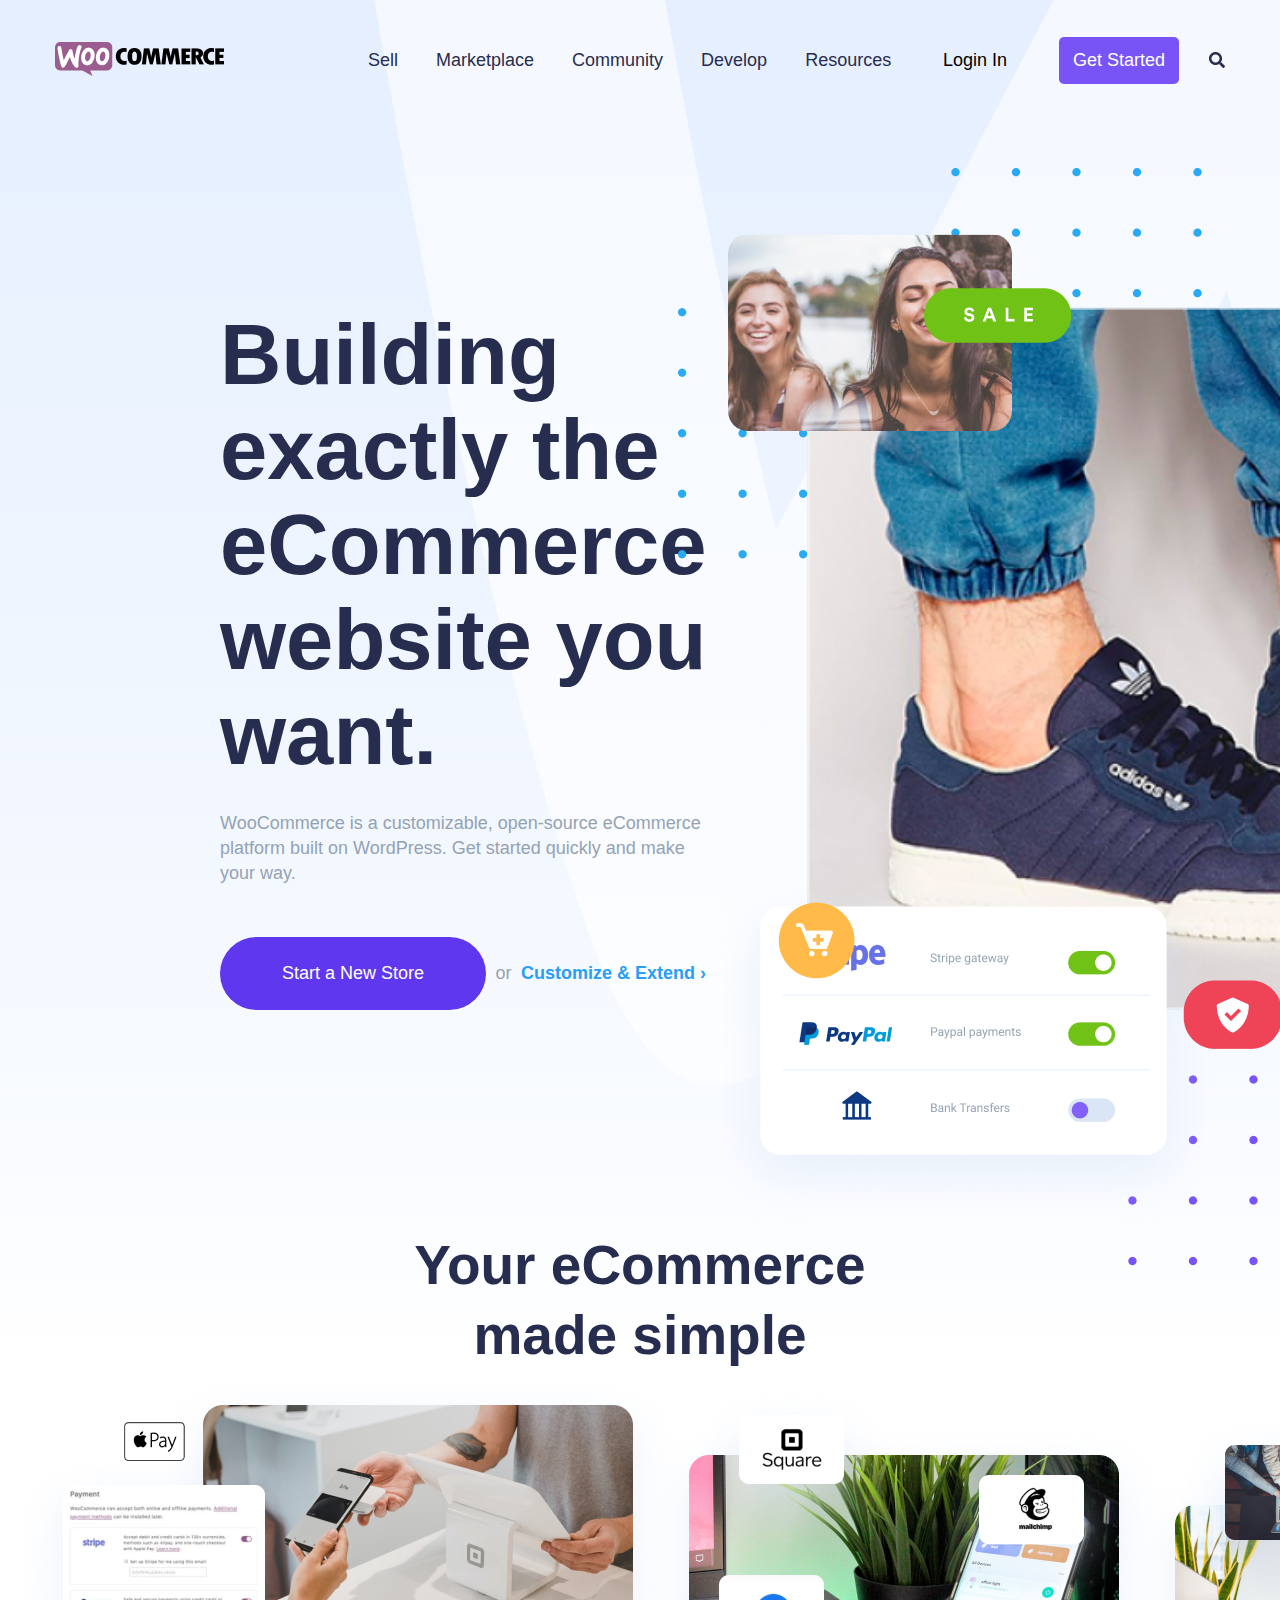
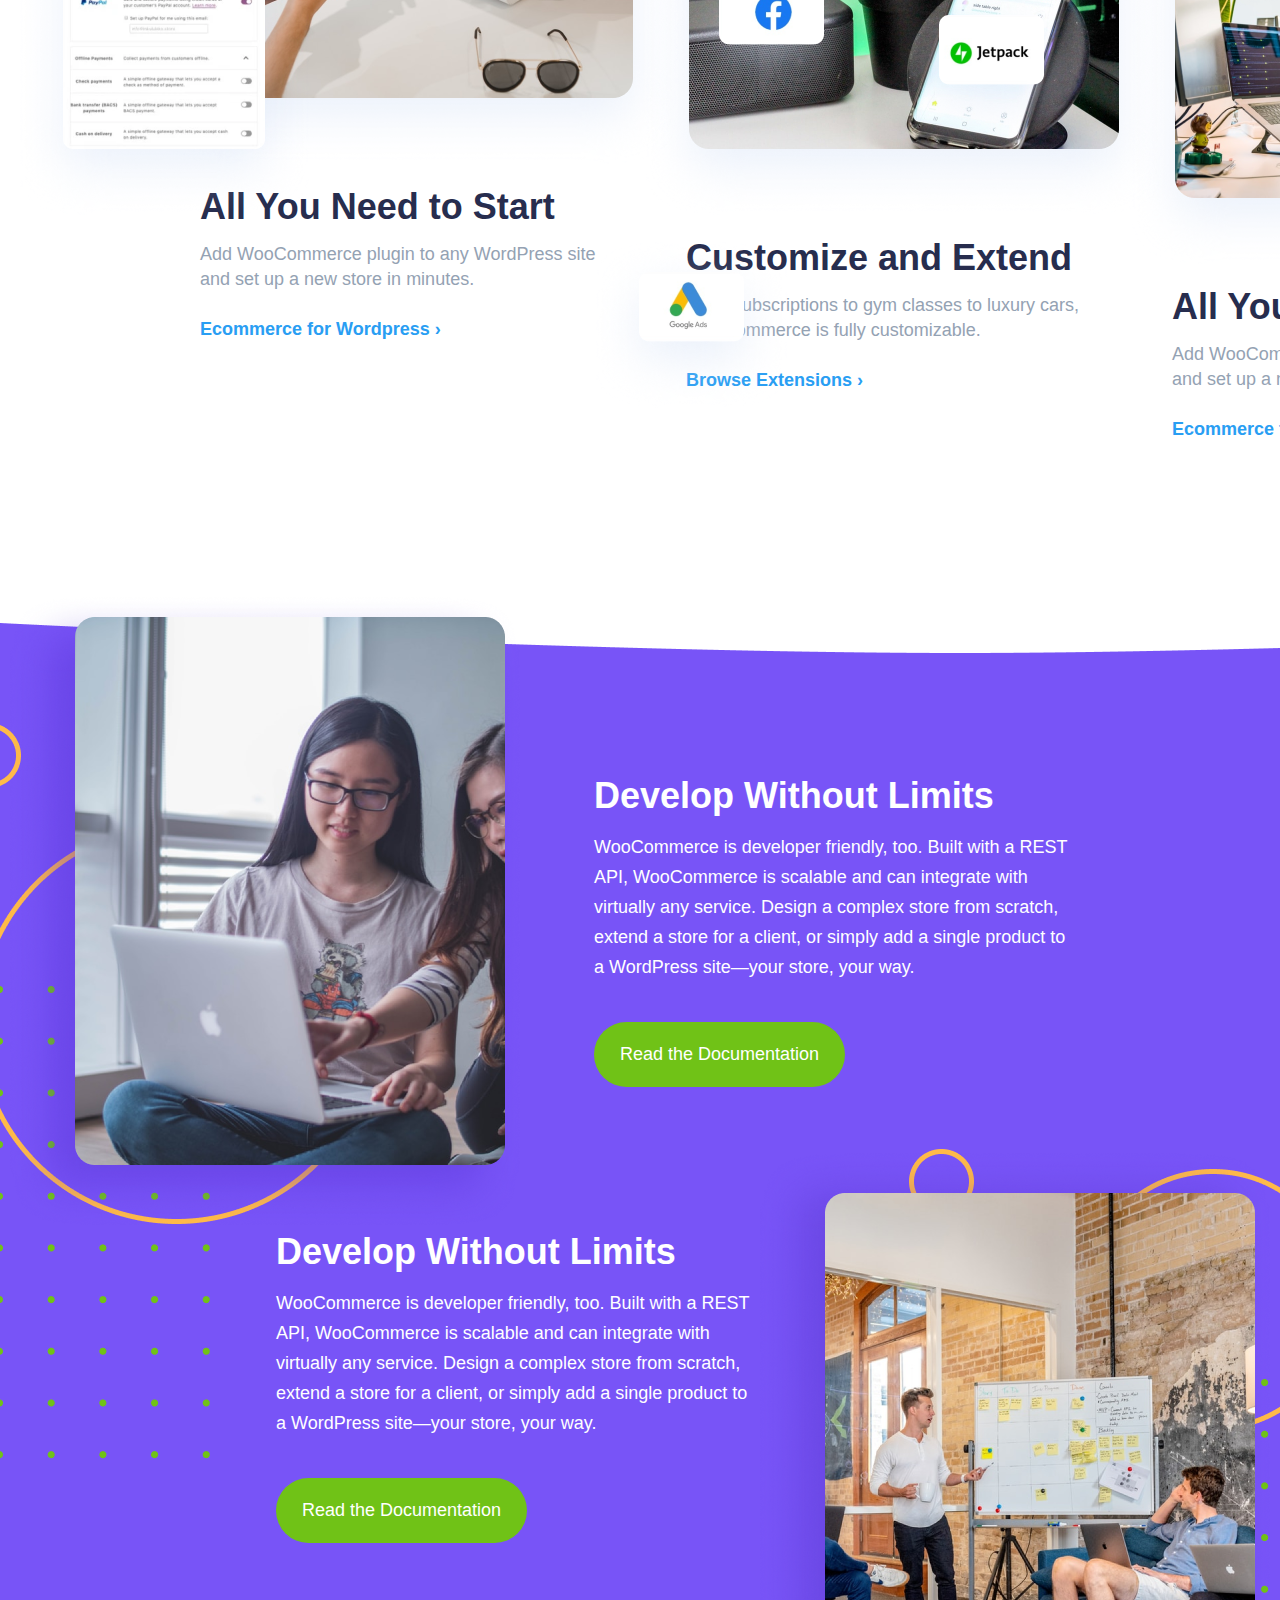
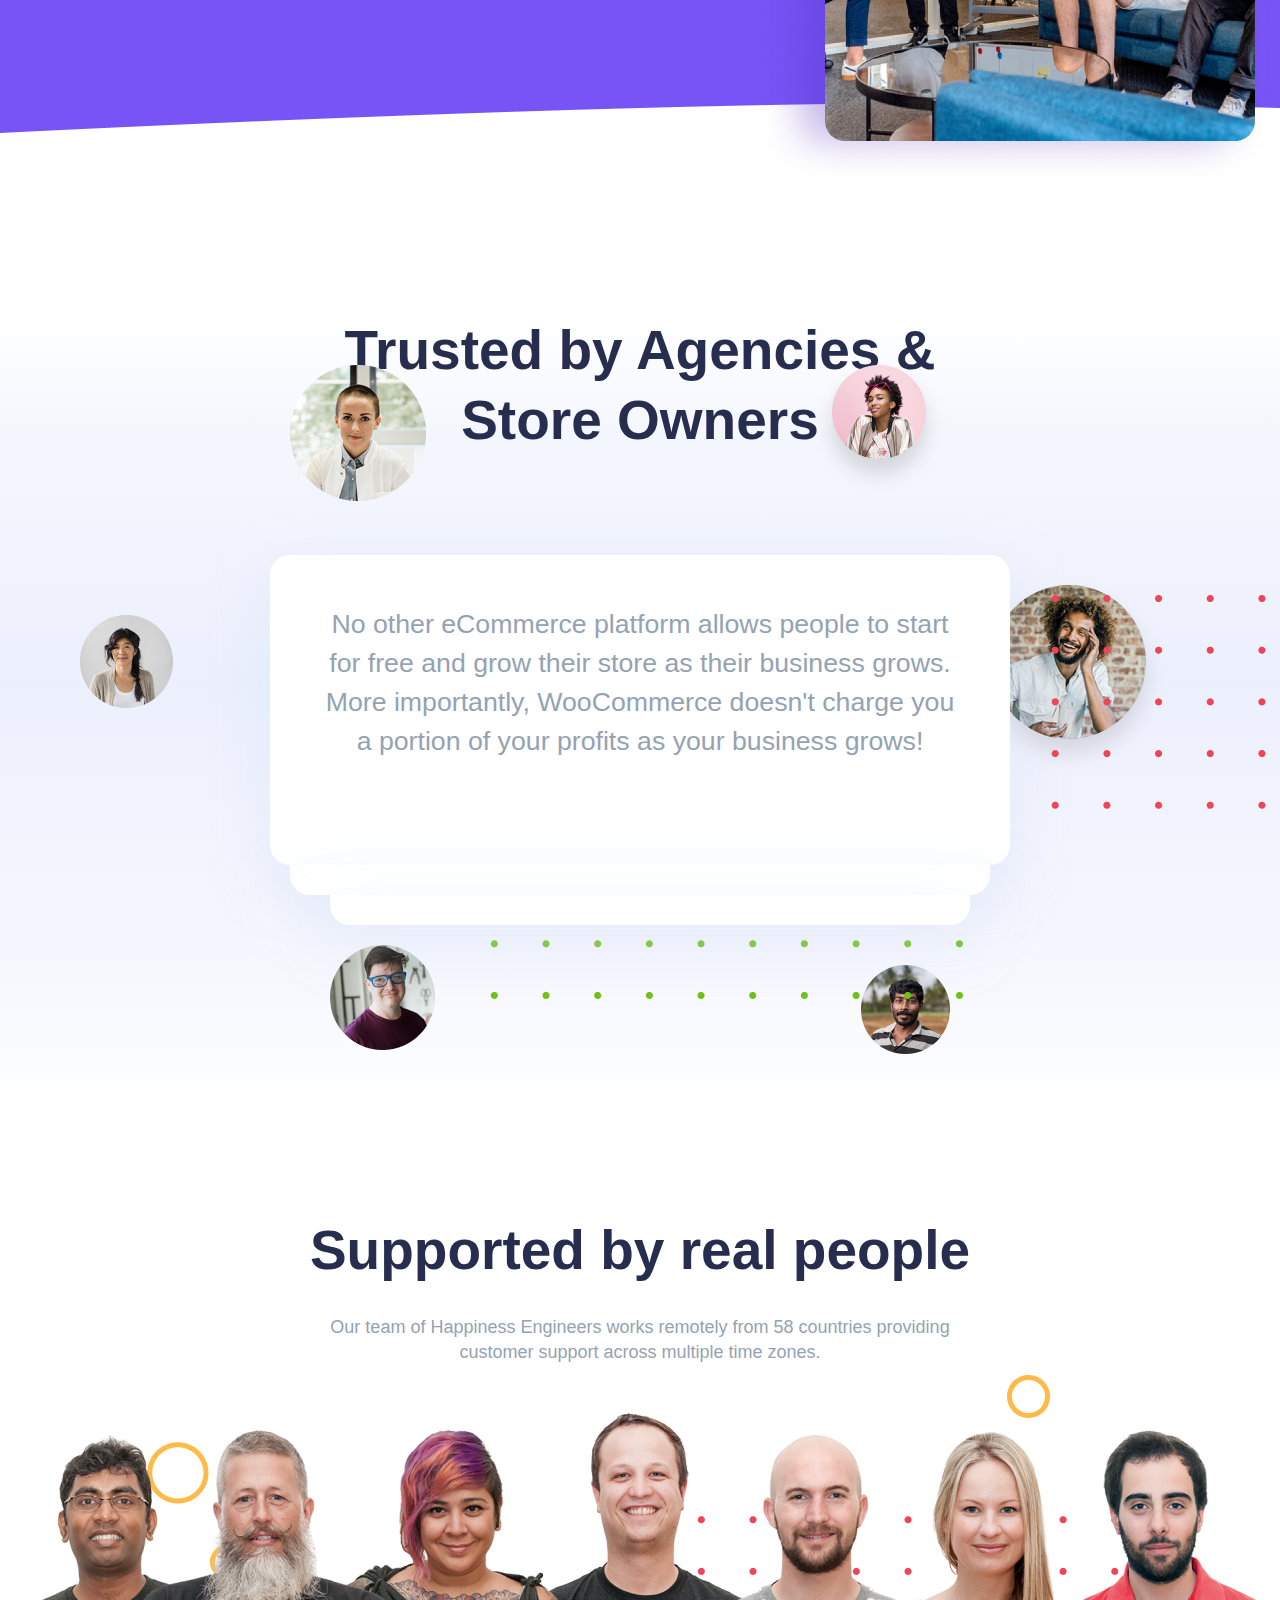
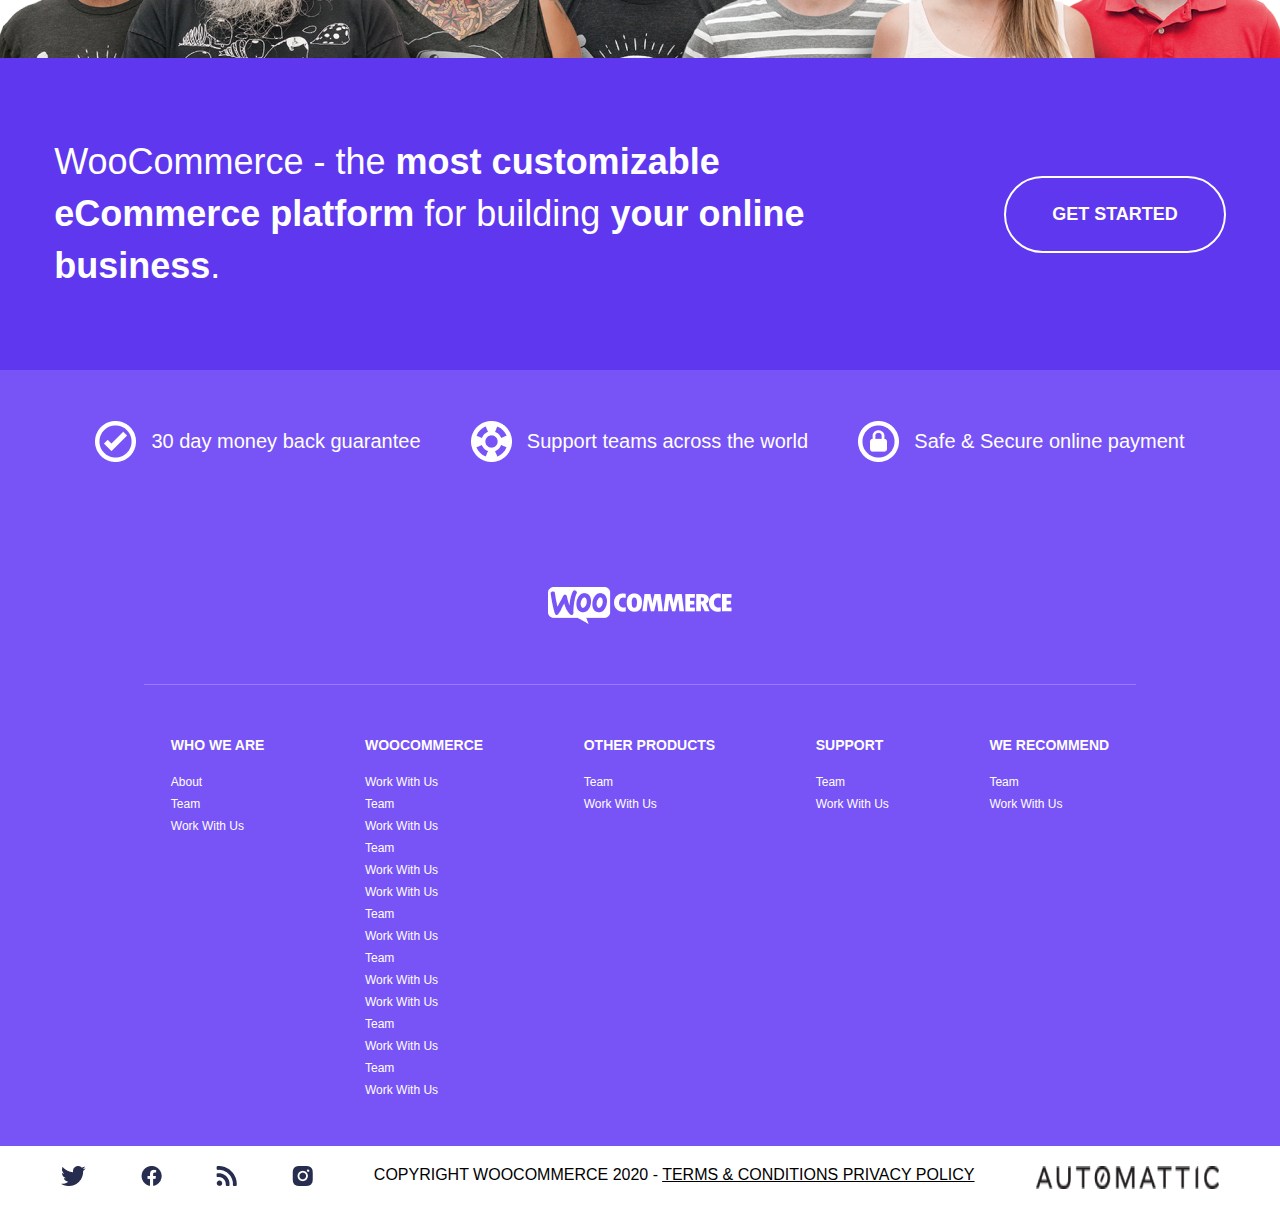
<file: Commerse/index.html>
<!DOCTYPE html>
<html lang="en">
  <head>
    <meta charset="UTF-8" />
    <meta name="viewport" content="width=device-width, initial-scale=1.0" />
    <title>COMMERSE</title>
    <link rel="stylesheet" href="./css/style.css" />
  </head>

  <body>
    <section class="hero-section">
      <header class="header">
        <div class="logo">
          <img src="./img/logo.png" alt="logo" />
        </div>
        <nav class="nav-section">
          <ul class="nav">
            <li class="nav__item">
              <a href="#hero" class="nav__item--link">Sell</a>
            </li>
            <li class="nav__item">
              <a href="#marketplace" class="nav__item--link">Marketplace</a>
            </li>
            <li class="nav__item">
              <a href="#community" class="nav__item--link">Community</a>
            </li>
            <li class="nav__item">
              <a href="#develop" class="nav__item--link">Develop</a>
            </li>
            <li class="nav__item">
              <a href="#resources" class="nav__item--link">Resources</a>
            </li>
          </ul>
        </nav>
        <div class="auth">
          <div class="login">Login In</div>
          <div class="get-started">Get Started</div>
          <img src="./img/search.png" alt="" class="search" />
        </div>
      </header>

      <section class="hero">
        <div class="hero__about">
          <div class="hero__about__text">
            <div class="heading--primary">
              Building exactly the eCommerce website you want.
            </div>
            <div class="description">
              WooCommerce is a customizable, open-source eCommerce platform
              built on WordPress. Get started quickly and make your way.
            </div>
          </div>
          <div class="hero__about__action">
            <span class="btn btn--primary">Start a New Store </span>
            <span>or</span>
            <span class="link">Customize & Extend ›</span>
          </div>
        </div>

        <div class="hero__product">
          <img src="./img/image-2.png" alt="" class="hero__product__img" />
          <div class="hero__product__content">
            <div class="hero__product__title">
              <span class="hero__product__title--left">SHOES</span>
              <span class="hero__product__title--right">Adidas Originals</span>
            </div>
            <div class="hero__product__name">Adidas Originals OG Sneakers</div>
            <ul class="hero__product__size">
              <li>7</li>
              <li>7.5</li>
              <li>8</li>
              <li>8,5</li>
              <li>9</li>
            </ul>
            <div class="hero__product__price-wrapper">
              <div class="hero__product__price">
                <div class="hero__product__price--new">$344</div>
                <div class="hero__product__price--old">$560</div>
              </div>
              <div class="hero__product__amount">
                <div>+</div>
                <div>1</div>
                <div>-</div>
              </div>
            </div>
            <div class="btn hero__product__action">Add to cart</div>
          </div>

          <img src="./img/dots-2.png" alt="" class="img img--1" />
          <img src="./img/dots-3.png" alt="" class="img img--2" />
          <img src="./img/dots-4.png" alt="" class="img img--3" />
          <img src="./img/image-1.png" alt="" class="img img--4" />
          <img src="./img/image-3.png" alt="" class="img img--5" />
          <img src="./img/safe.png" alt="" class="img img--6" />
          <img src="./img/cart.png" alt="" class="img img--7" />
          <img src="./img/sale.png" alt="" class="img img--8" />
        </div>
      </section>

      <div class="hero-background-img"></div>
    </section>

    <section class="marketplace-section" id="marketplace">
      <div class="marketplace">
        <div class="heading--secondary">Your eCommerce made simple</div>
        <div class="marketplace__card-wrapper">
          <div class="marketplace__card marketplace__card--1">
            <img
              src="./img/image-4.png"
              alt=""
              class="marketplace__card__img"
            />
            <div class="marketplace__card__content">
              <div class="heading--title">All You Need to Start</div>
              <div class="description">
                Add WooCommerce plugin to any WordPress site and set up a new
                store in minutes.
              </div>
              <div class="link">Ecommerce for Wordpress ›</div>
            </div>

            <img src="./img/pay.png" alt="" class="marketplace__card__img--1" />
            <img
              src="./img/payment.png"
              alt=""
              class="marketplace__card__img--2"
            />
          </div>

          <div class="marketplace__card marketplace__card--2">
            <img
              src="./img/image-5.png"
              alt=""
              class="marketplace__card__img"
            />
            <div class="marketplace__card__content">
              <div class="heading--title">Customize and Extend</div>
              <div class="description">
                From subscriptions to gym classes to luxury cars, WooCommerce is
                fully customizable.
              </div>
              <div class="link">Browse Extensions ›</div>
            </div>

            <img
              src="./img/square.png"
              alt=""
              class="marketplace__card__img--3"
            />
            <img
              src="./img/mailchimp.png"
              alt=""
              class="marketplace__card__img--4"
            />
            <img
              src="./img/facebook.png"
              alt=""
              class="marketplace__card__img--5"
            />
            <img
              src="./img/jetpack.png"
              alt=""
              class="marketplace__card__img--6"
            />
            <img
              src="./img/google-ads.png"
              alt=""
              class="marketplace__card__img--7"
            />
          </div>

          <div class="marketplace__card marketplace__card--3">
            <img
              src="./img/image-6.png"
              alt=""
              class="marketplace__card__img"
            />
            <div class="marketplace__card__content">
              <div class="heading--title">All You Need to Start</div>
              <div class="description">
                Add WooCommerce plugin to any WordPress site and set up a new
                store in minutes.
              </div>
              <div class="link">Ecommerce for Wordpress ›</div>
            </div>

            <img
              src="./img/image-7.png"
              alt=""
              class="marketplace__card__img--8"
            />
            <img
              src="./img/image-8.png"
              alt=""
              class="marketplace__card__img--9"
            />
            <img
              src="./img/image-9.png"
              alt=""
              class="marketplace__card__img--10"
            />
          </div>
        </div>
      </div>
    </section>

    <section class="community-section" id="community">
      <div class="community">
        <article class="community__media community__media--1">
          <img src="./img/image-11.png" alt="" class="community__media__img" />
          <div class="community__media__body">
            <div>Develop Without Limits</div>
            <div>
              WooCommerce is developer friendly, too. Built with a REST API,
              WooCommerce is scalable and can integrate with virtually any
              service. Design a complex store from scratch, extend a store for a
              client, or simply add a single product to a WordPress site—your
              store, your way.
            </div>
            <div class="btn btn--secondary">Read the Documentation</div>
          </div>

          <img
            src="./img/circle-1.png"
            alt=""
            class="community__media__img--1"
          />
          <img
            src="./img/circle-2.png"
            alt=""
            class="community__media__img--2"
          />
          <img src="./img/dots-5.png" alt="" class="community__media__img--3" />
        </article>

        <article class="community__media community__media--2">
          <img
            src="./img/image-12.png"
            alt=""
            class="community__media__img community__media__img--right"
          />
          <div class="community__media__body">
            <div>Develop Without Limits</div>
            <div>
              WooCommerce is developer friendly, too. Built with a REST API,
              WooCommerce is scalable and can integrate with virtually any
              service. Design a complex store from scratch, extend a store for a
              client, or simply add a single product to a WordPress site—your
              store, your way.
            </div>
            <div class="btn btn--secondary">Read the Documentation</div>
          </div>

          <img
            src="./img/circle-1.png"
            alt=""
            class="community__media__img--4"
          />
          <img
            src="./img/circle-3.png"
            alt=""
            class="community__media__img--5"
          />
          <img src="./img/dots-6.png" alt="" class="community__media__img--6" />
        </article>
      </div>
    </section>

    <section class="develop-section" id="develop">
      <div class="develop">
        <div class="heading--secondary">Trusted by Agencies & Store Owners</div>
        <div class="develop__content">
          No other eCommerce platform allows people to start for free and grow
          their store as their business grows. More importantly, WooCommerce
          doesn't charge you a portion of your profits as your business grows!
        </div>

        <img
          src="./img/user-1.png"
          alt=""
          class="develop__img develop__img--1"
        />
        <img
          src="./img/user-2.png"
          alt=""
          class="develop__img develop__img--2"
        />
        <img
          src="./img/user-3.png"
          alt=""
          class="develop__img develop__img--3"
        />
        <img
          src="./img/user-4.png"
          alt=""
          class="develop__img develop__img--4"
        />
        <img
          src="./img/user-5.png"
          alt=""
          class="develop__img develop__img--5"
        />
        <img
          src="./img/user-6.png"
          alt=""
          class="develop__img develop__img--6"
        />
        <img
          src="./img/dots-7.png"
          alt=""
          class="develop__img develop__img--7"
        />
        <img
          src="./img/dots-8.png"
          alt=""
          class="develop__img develop__img--8"
        />
      </div>
    </section>

    <section class="resources-section" id="resources">
      <div class="resurces">
        <div class="heading--secondary">Supported by real people</div>
        <div class="description">
          Our team of Happiness Engineers works remotely from 58 countries
          providing customer support across multiple time zones.
        </div>
        <img src="./img/peoples.png" alt="" />

        <div class="resurces__about">
          <div>
            WooCommerce - the
            <strong>most customizable eCommerce platform</strong> for building
            <strong>your online business</strong>.
          </div>
          <div>GET STARTED</div>
        </div>

        <img
          src="./img/circle-4.png"
          alt=""
          class="resurces__img resurces__img--1"
        />
        <img
          src="./img/circle-5.png"
          alt=""
          class="resurces__img resurces__img--2"
        />
        <img
          src="./img/circle-6.png"
          alt=""
          class="resurces__img resurces__img--3"
        />
        <img
          src="./img/dots-9.png"
          alt=""
          class="resurces__img resurces__img--4"
        />
        <img
          src="./img/dots-10.png"
          alt=""
          class="resurces__img resurces__img--5"
        />
      </div>
    </section>

    <footer class="footer">
      <section class="footer__summary">
        <div>
          <div>
            <img src="./img/icon-1.png" alt="" />
            <span>30 day money back guarantee</span>
          </div>
          <div>
            <img src="./img/icon-2.png" alt="" />
            <span>Support teams across the world</span>
          </div>
          <div>
            <img src="./img/icon-3.png" alt="" />
            <span>Safe & Secure online payment</span>
          </div>
        </div>

        <img src="./img/logo-white.png" alt="" />

        <div class="divide"></div>
        <div class="footer__summary__nav-wrapper">
          <nav class="footer__summary__nav">
            <div>Who we Are</div>
            <div>About</div>
            <div>Team</div>
            <div>Work With Us</div>
          </nav>
          <nav class="footer__summary__nav">
            <div>Woocommerce</div>
            <div>Work With Us</div>
            <div>Team</div>
            <div>Work With Us</div>
            <div>Team</div>
            <div>Work With Us</div>
            <div>Work With Us</div>
            <div>Team</div>
            <div>Work With Us</div>
            <div>Team</div>
            <div>Work With Us</div>
            <div>Work With Us</div>
            <div>Team</div>
            <div>Work With Us</div>
            <div>Team</div>
            <div>Work With Us</div>
          </nav>
          <nav class="footer__summary__nav">
            <div>Other products</div>
            <div>Team</div>
            <div>Work With Us</div>
          </nav>
          <nav class="footer__summary__nav">
            <div>Support</div>
            <div>Team</div>
            <div>Work With Us</div>
          </nav>
          <nav class="footer__summary__nav">
            <div>We recommend</div>
            <div>Team</div>
            <div>Work With Us</div>
          </nav>
        </div>
      </section>
      <section class="footer__contact">
        <div class="footer__contact__social">
          <img src="./img/twitter.png" alt="" />
          <img src="./img/facebbok-icon.png" alt="" />
          <img src="./img/wifi.png" alt="" />
          <img src="./img/instagram.png" alt="" />
        </div>
        <div>
          COPYRIGHT WOOCOMMERCE 2020 -
          <span>TERMS & CONDITIONS PRIVACY POLICY</span>
        </div>
        <img src="./img/automatic.png" alt="" />
      </section>
    </footer>

    <div onclick="topFunction()" id="backToTop"><span></span></div>

    <script>
      const button = document.getElementById("backToTop");

      window.onscroll = function () {
        if (
          document.body.scrollTop > 200 ||
          document.documentElement.scrollTop > 200
        ) {
          button.style.right = "5rem";
        } else {
          button.style.right = "-10rem";
        }
      };

      button.addEventListener("click", () => {
        document.body.scrollTop = 0;
        document.documentElement.scrollTop = 0;
      });
    </script>
  </body>
</html>
</file>
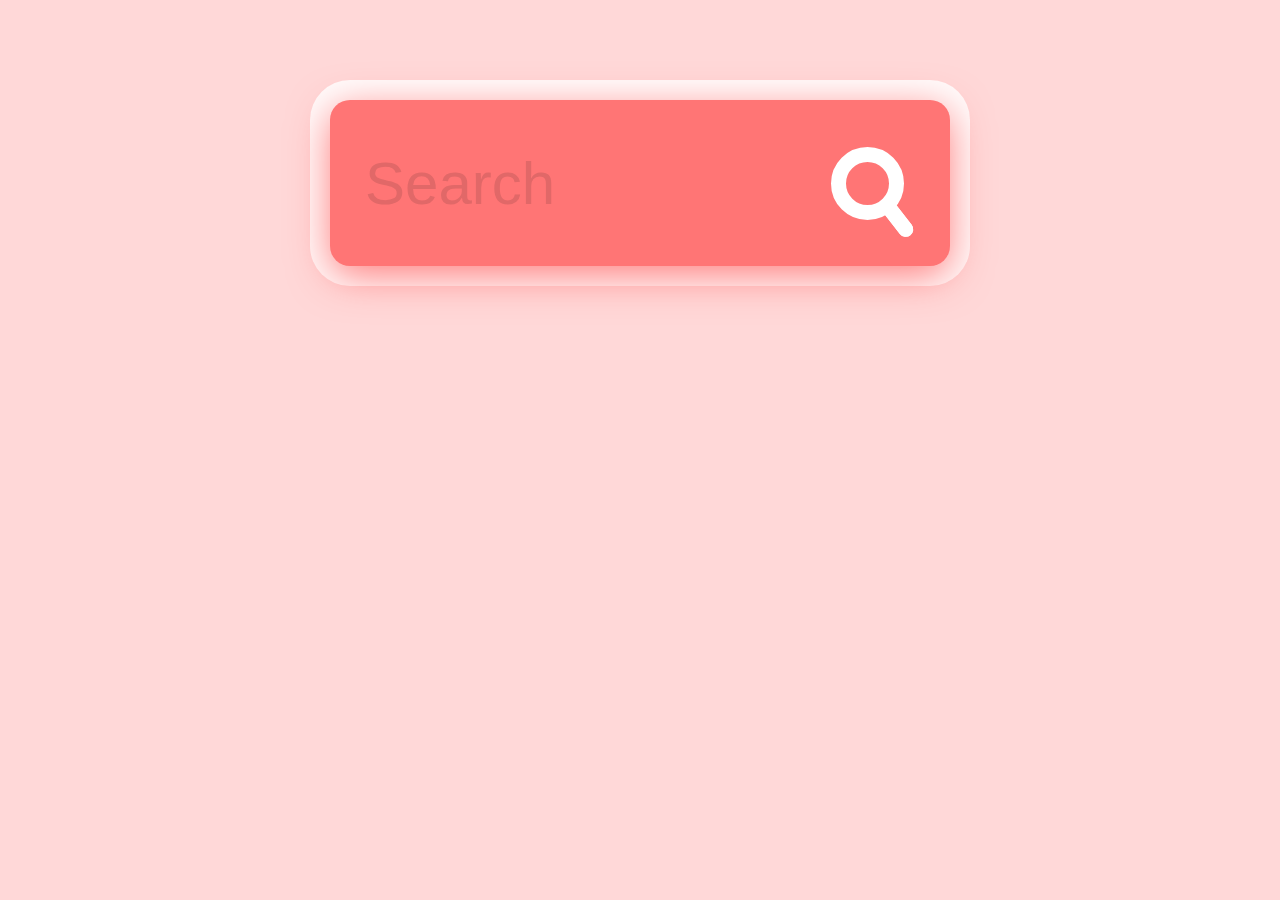
<file: Input/index.html>
<!DOCTYPE html>
<html lang="en">
  <head>
    <meta charset="UTF-8" />
    <meta name="viewport" content="width=device-width, initial-scale=1.0" />
    <title>Input</title>
    <link rel="stylesheet" href="./css/style.css" />
  </head>
  <body>
    <section class="himalaya-singh">
      <form method="get" action="">
        <input type="text" placeholder="Search" required />
        <div class="btn">
          <button type="submit">
            <div class="btn__circle"></div>
            <span class="btn__span"></span>
          </button>
        </div>
      </form>
    </section>
  </body>
</html>
</file>
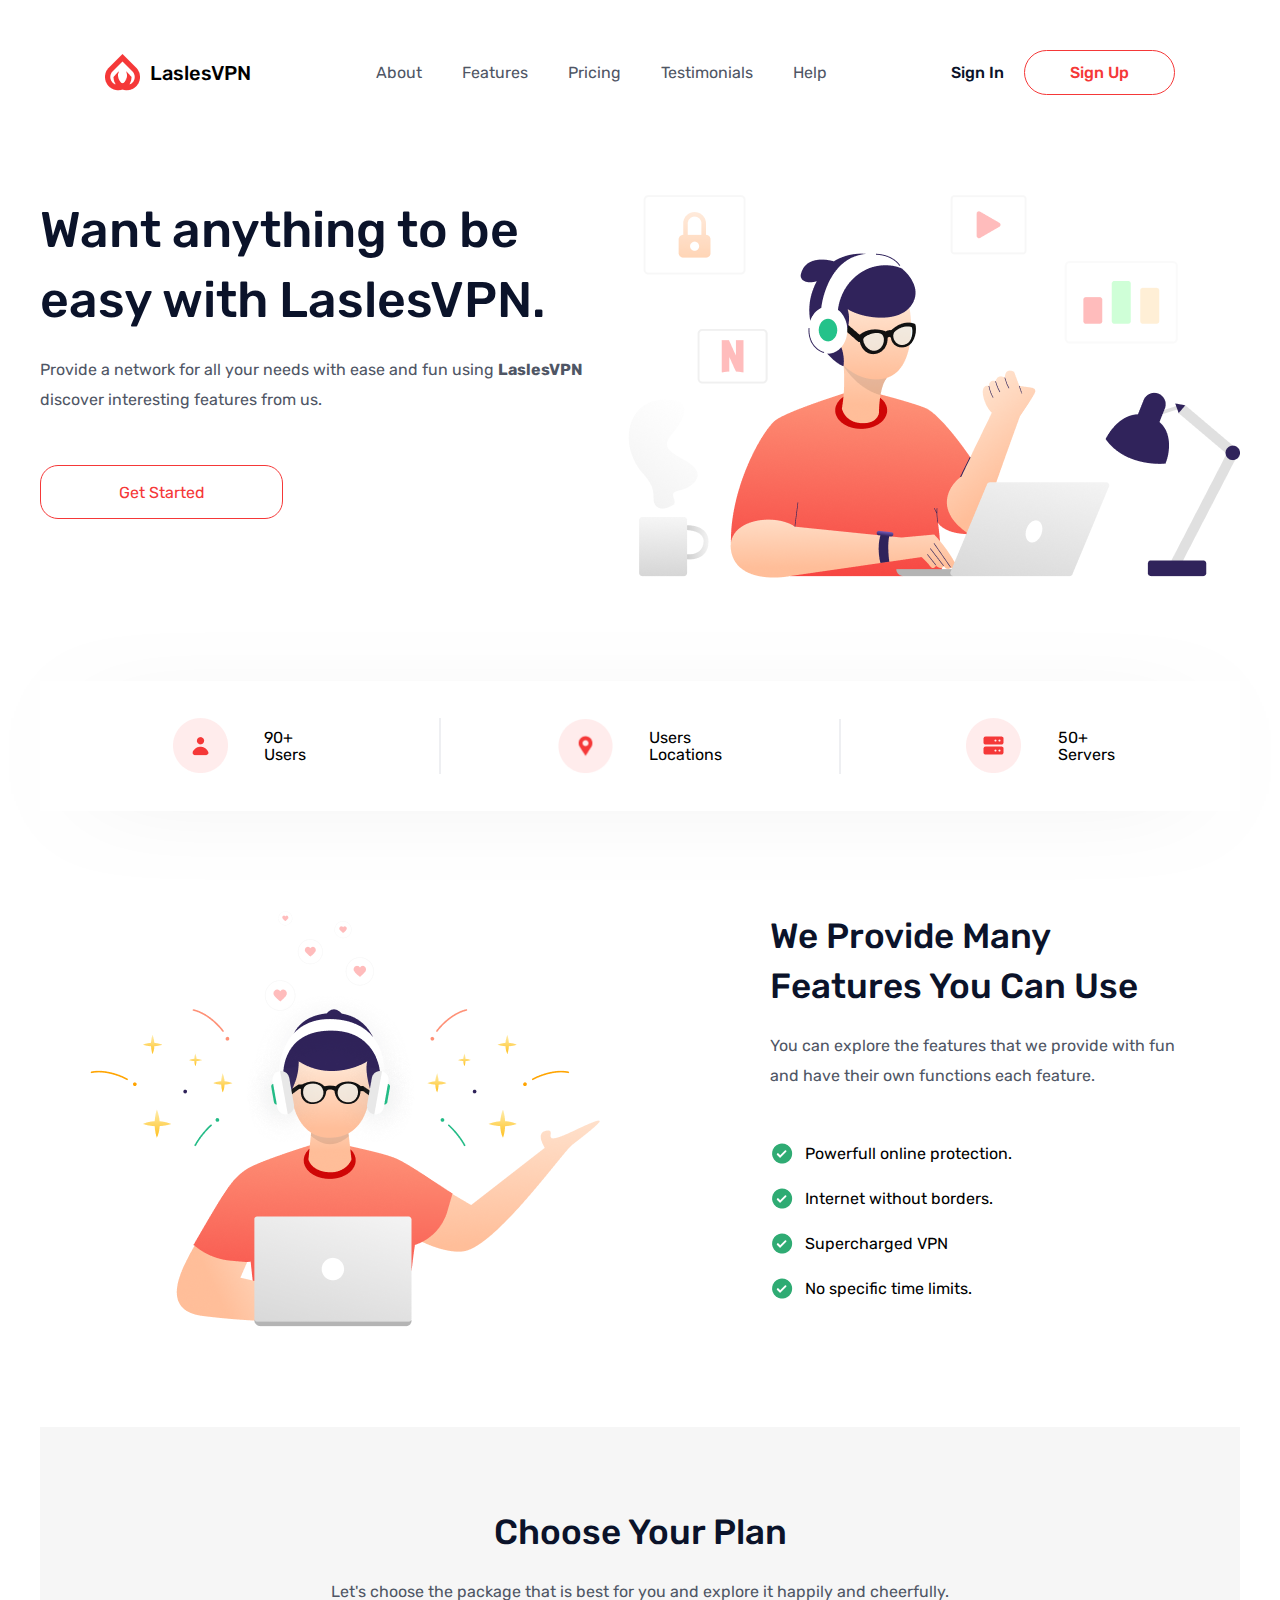
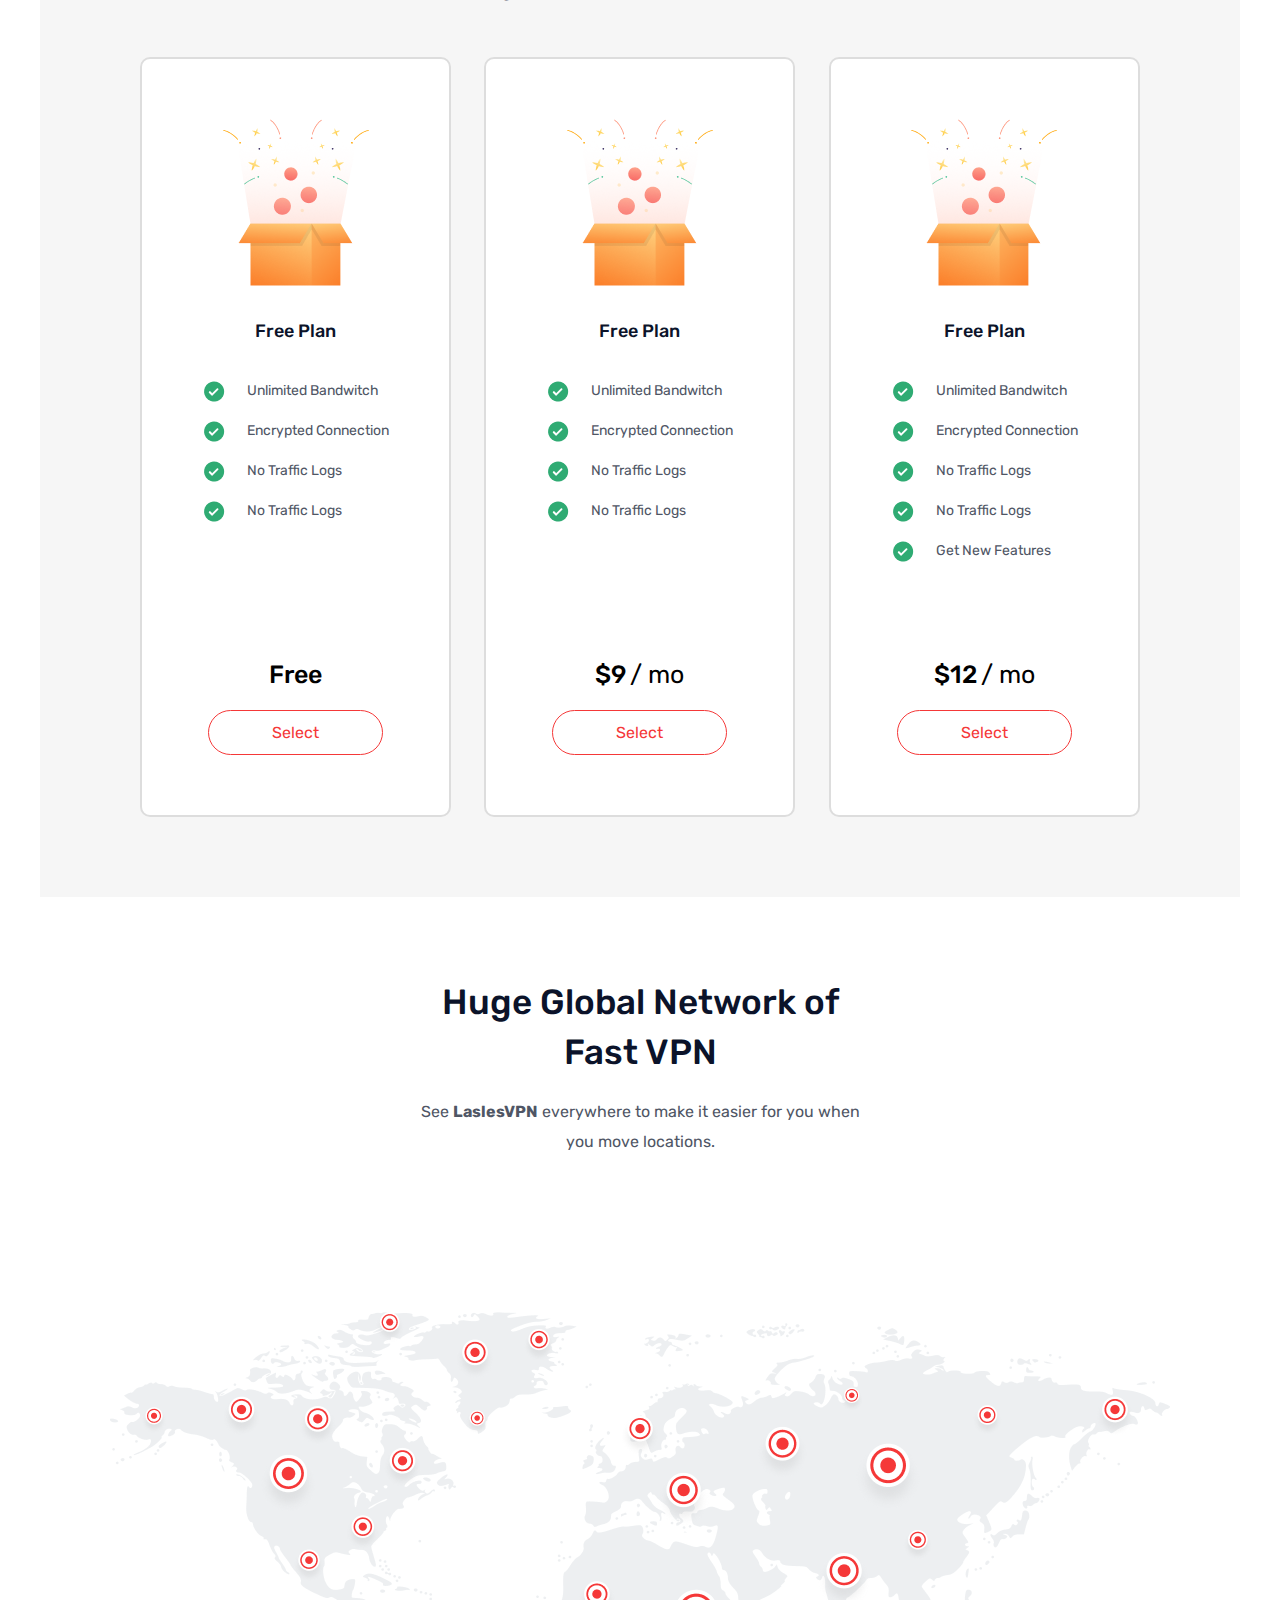
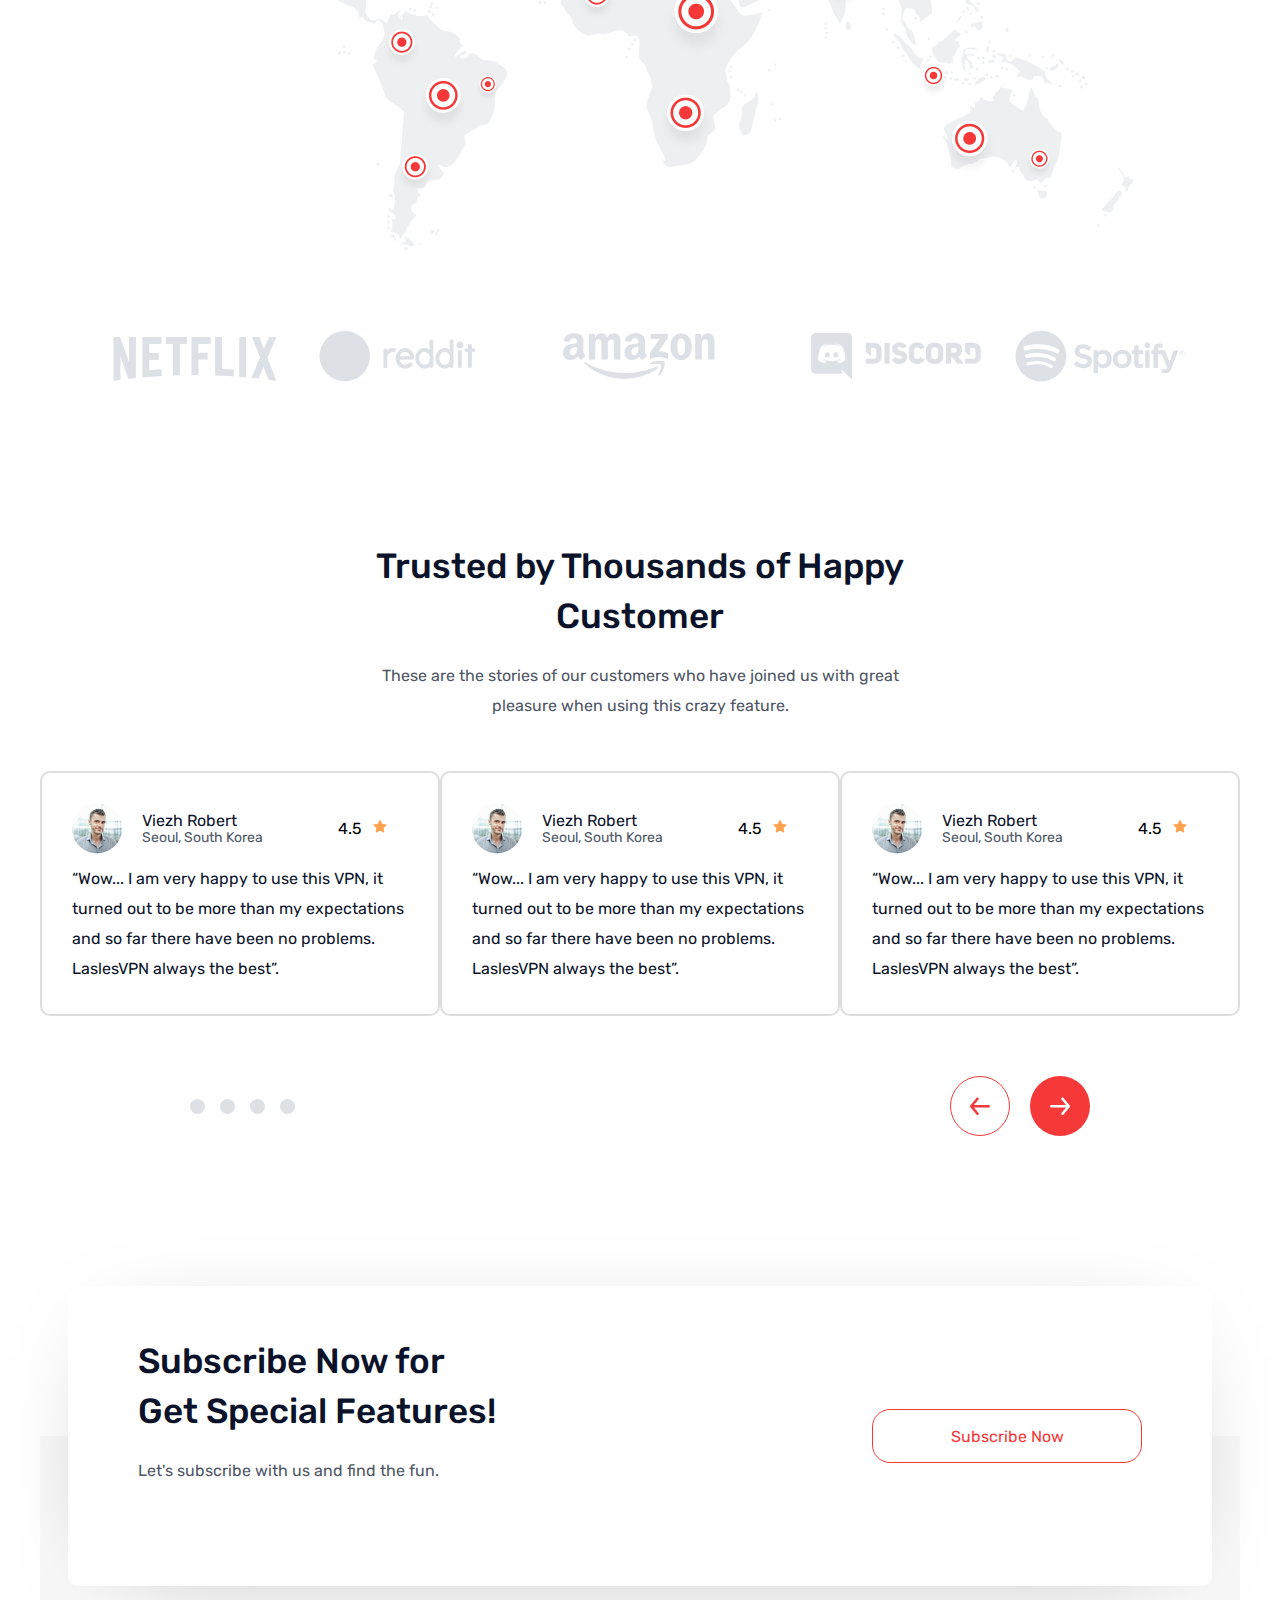
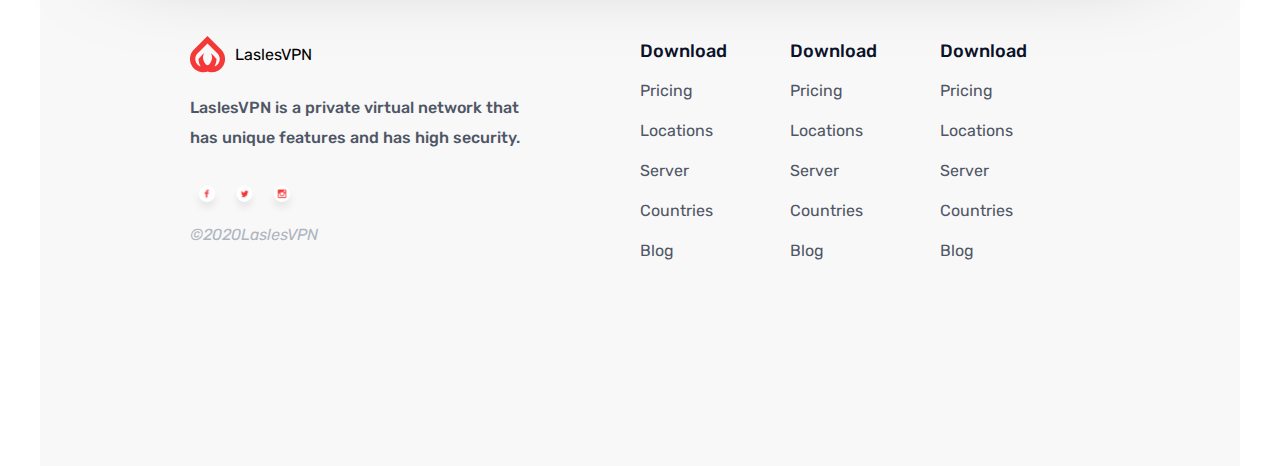
<file: LaslesVPN/index.html>
<!DOCTYPE html>
<html lang="en">

<head>
  <meta charset="UTF-8" />
  <meta name="viewport" content="width=device-width, initial-scale=1.0" />
  <title>Document</title>
  <link rel="stylesheet" href="./css/style.css" />
</head>

<body>
  <header class="header">
    <div class="header__logo-box">
      <img src="./img/logo.png" alt="" class="header__logo" />
      <h1 class="header__brand">LaslesVPN</h1>
    </div>

    <nav class="nav-wrapper">
      <ul class="nav-bar">
        <li class="nav-item">
          <a href="" class="nav-item__link">About</a>
        </li>
        <li class="nav-item">
          <a href="" class="nav-item__link">Features</a>
        </li>
        <li class="nav-item">
          <a href="" class="nav-item__link">Pricing</a>
        </li>
        <li class="nav-item">
          <a href="" class="nav-item__link">Testimonials</a>
        </li>
        <li class="nav-item">
          <a href="" class="nav-item__link">Help</a>
        </li>
      </ul>
    </nav>

    <div class="header__authen">
      <a href="" class="header__authen--login">Sign In</a>
      <div class="header__authen--register">Sign Up</div>
    </div>
  </header>

  <section class="intro-section">
    <div class="begin">
      <div class="begin__content">
        <div class="heading-primary">
          Want anything to be easy with LaslesVPN.
        </div>
        <div class="description">
          Provide a network for all your needs with ease and fun using
          <strong>LaslesVPN</strong> discover interesting features from us.
        </div>
        <div class="btn btn--primary">Get Started</div>
      </div>
      <div class="begin__img-box">
        <img src="./img/cheery.png" alt="" class="begin__img" />
      </div>
    </div>

    <div class="statistical">
      <div class="statistical__section">
        <img src="./img/user.png" alt="" class="statistical__img" />
        <div class="statistical__text">
          <div class="statistical__content--strong">90+</div>
          <div class="statistical__content--gray">Users</div>
        </div>
      </div>
      <div class="statistical__section">
        <img src="./img/location.png" alt="" class="statistical__img" />
        <div class="statistical__text">
          <div class="statistical__content--strong">Users</div>
          <div class="statistical__content--gray">Locations</div>
        </div>
      </div>
      <div class="statistical__section">
        <img src="./img/server.png" alt="" class="statistical__img" />
        <div class="statistical__text">
          <div class="statistical__content--strong">50+</div>
          <div class="statistical__content--gray">Servers</div>
        </div>
      </div>
    </div>
  </section>

  <section class="features-section">
    <div class="features">
      <img src="./img/idea.png" alt="" class="features__thumb" />
      <div class="features__content">
        <div class="heading-secondary">
          We Provide Many Features You Can Use
        </div>
        <div class="description">
          You can explore the features that we provide with fun and have their
          own functions each feature.
        </div>
        <div class="features__list">
          <div class="features__item">
            <img src="./img/success.png" alt />
            <div>Powerfull online protection.</div>
          </div>
          <div class="features__item">
            <img src="./img/success.png" alt />
            <div>Internet without borders.</div>
          </div>
          <div class="features__item">
            <img src="./img/success.png" alt />
            <div>Supercharged VPN</div>
          </div>
          <div class="features__item">
            <img src="./img/success.png" alt />
            <div>No specific time limits.</div>
          </div>
        </div>
      </div>
    </div>
  </section>

  <section class="plan-section">
    <div class="heading-secondary u-text-center">Choose Your Plan</div>
    <div class="description u-text-center">
      Let's choose the package that is best for you and explore it happily and
      cheerfully.
    </div>

    <div class="plan-wrapper">
      <section class="plan-box">
        <img src="./img/box.png" alt="" class="plan-box__img" />
        <div class="u-text-center plan-box__name">Free Plan</div>
        <div class="plan-box__list">
          <div class="plan-box__list__item">
            <img src="./img/success.png" />
            <span>Unlimited Bandwitch</span>
          </div>
          <div class="plan-box__list__item">
            <img src="./img/success.png" />
            <span>Encrypted Connection</span>
          </div>
          <div class="plan-box__list__item">
            <img src="./img/success.png" />
            <span>No Traffic Logs</span>
          </div>
          <div class="plan-box__list__item">
            <img src="./img/success.png" />
            <span>No Traffic Logs</span>
          </div>
        </div>
        <footer class="plan-box__tail">
          <div class="plan-box__price">
            <span class="plan-box__price--strong">Free</span>
          </div>
          <div class="btn btn--secondary">Select</div>
        </footer>
      </section>

      <section class="plan-box">
        <img src="./img/box.png" alt="" class="plan-box__img" />
        <div class="u-text-center plan-box__name">Free Plan</div>
        <div class="plan-box__list">
          <div class="plan-box__list__item">
            <img src="./img/success.png" />
            <span>Unlimited Bandwitch</span>
          </div>
          <div class="plan-box__list__item">
            <img src="./img/success.png" />
            <span>Encrypted Connection</span>
          </div>
          <div class="plan-box__list__item">
            <img src="./img/success.png" />
            <span>No Traffic Logs</span>
          </div>
          <div class="plan-box__list__item">
            <img src="./img/success.png" />
            <span>No Traffic Logs</span>
          </div>
        </div>
        <footer class="plan-box__tail">
          <div class="plan-box__price">
            <span class="plan-box__price--strong">$9</span>
            <span class="plan-box__price--gray">/ mo</span>
          </div>
          <div class="btn btn--secondary">Select</div>
        </footer>
      </section>

      <section class="plan-box">
        <img src="./img/box.png" alt="" class="plan-box__img" />
        <div class="u-text-center plan-box__name">Free Plan</div>
        <div class="plan-box__list">
          <div class="plan-box__list__item">
            <img src="./img/success.png" />
            <span>Unlimited Bandwitch</span>
          </div>
          <div class="plan-box__list__item">
            <img src="./img/success.png" />
            <span>Encrypted Connection</span>
          </div>
          <div class="plan-box__list__item">
            <img src="./img/success.png" />
            <span>No Traffic Logs</span>
          </div>
          <div class="plan-box__list__item">
            <img src="./img/success.png" />
            <span>No Traffic Logs</span>
          </div>
          <div class="plan-box__list__item">
            <img src="./img/success.png" />
            <span>Get New Features</span>
          </div>
        </div>
        <footer class="plan-box__tail">
          <div class="plan-box__price">
            <span class="plan-box__price--strong">$12</span>
            <span class="plan-box__price--gray">/ mo</span>
          </div>
          <div class="btn btn--secondary">Select</div>
        </footer>
      </section>
    </div>
  </section>

  <section class="network-section">
    <div class="network-section__title">
      <div class="heading-secondary u-text-center">
        Huge Global Network of Fast VPN
      </div>
      <div class="description u-text-center">
        See <strong>LaslesVPN</strong> everywhere to make it easier for you
        when you move locations.
      </div>
    </div>

    <img src="./img/huge-global.png" />

    <div class="partner">
      <img src="./img/netflix.png" />
      <img src="./img/creddit.png" />
      <img src="./img/amazon.png" />
      <img src="./img/discord.png" />
      <img src="./img/spotify.png" />
    </div>
  </section>

  <section class="evaluate-section">
    <div class="evaluate">
      <header class="evaluate__title">
        <div class="heading-secondary u-text-center">
          Trusted by Thousands of Happy Customer
        </div>
        <div class="description u-text-center">
          These are the stories of our customers who have joined us with great
          pleasure when using this crazy feature.
        </div>
      </header>
      <main class="evaluate__content">
        <article class="evaluate__card">
          <header>
            <img src="./img/avatar.png" alt="" />
            <div class="evaluate__card__info">
              <div>Viezh Robert</div>
              <div>Seoul, South Korea</div>
            </div>
            <div class="evaluate__card__star">
              <span>4.5</span>
              <img src="./img/start.png" alt="" />
            </div>
          </header>
          <p>
            “Wow... I am very happy to use this VPN, it turned out to be more
            than my expectations and so far there have been no problems.
            LaslesVPN always the best”.
          </p>
        </article>

        <article class="evaluate__card">
          <header>
            <img src="./img/avatar.png" alt="" />
            <div class="evaluate__card__info">
              <div>Viezh Robert</div>
              <div>Seoul, South Korea</div>
            </div>
            <div class="evaluate__card__star">
              <span>4.5</span>
              <img src="./img/start.png" alt="" />
            </div>
          </header>
          <p>
            “Wow... I am very happy to use this VPN, it turned out to be more
            than my expectations and so far there have been no problems.
            LaslesVPN always the best”.
          </p>
        </article>

        <article class="evaluate__card">
          <header>
            <img src="./img/avatar.png" alt="" />
            <div class="evaluate__card__info">
              <div>Viezh Robert</div>
              <div>Seoul, South Korea</div>
            </div>
            <div class="evaluate__card__star">
              <span>4.5</span>
              <img src="./img/start.png" alt="" />
            </div>
          </header>
          <p>
            “Wow... I am very happy to use this VPN, it turned out to be more
            than my expectations and so far there have been no problems.
            LaslesVPN always the best”.
          </p>
        </article>
      </main>
      <div class="evaluate__tail">
        <div class="evaluate__dots">
          <div class="evaluate__dot" />
        </div>
        <div class="evaluate__dot" />
      </div>
      <div class="evaluate__dot" />
    </div>
    <div class="evaluate__dot" />
    </div>
    </div>
    <div class="evaluate__arrow-wrapper">
      <div class="evaluate__arrow evaluate__arrow--left">
        <img src="./img//left-primary.png" />
      </div>
      <div class="evaluate__arrow evaluate__arrow--right">
        <img src="./img/right-light.png" />
      </div>
    </div>
    </div>
    </div>

    <section class="subcribe">
      <div class="subcribe__title">
        <div class="heading-secondary">Subscribe Now for Get Special Features!</div>
        <div class="description">Let's subscribe with us and find the fun.</div>
      </div>
      <div>
        <div class="btn btn--primary">Subscribe Now</div>
      </div>
    </section>
  </section>



  <footer class="footer">
    <div class="footer__info">
      <div class="footer__info__logo">
        <img src="./img/logo.png" />
        <span>LaslesVPN</span>
      </div>
      <summary>
        LaslesVPN is a private virtual network that has unique features and has high security.
      </summary>
      <div class="footer__info__social">
        <img src="./img/facebook.png" />
        <img src="./img/twitter.png" />
        <img src="./img/instagram.png" />
      </div>
      <address>
        ©2020LaslesVPN
      </address>
    </div>

    <nav class="footer__list">
      <div>Download</div>
      <div>Pricing</div>
      <div>Locations</div>
      <div>Server</div>
      <div>Countries</div>
      <div>Blog</div>
    </nav>

    <nav class="footer__list">
      <div>Download</div>
      <div>Pricing</div>
      <div>Locations</div>
      <div>Server</div>
      <div>Countries</div>
      <div>Blog</div>
    </nav>

    <nav class="footer__list">
      <div>Download</div>
      <div>Pricing</div>
      <div>Locations</div>
      <div>Server</div>
      <div>Countries</div>
      <div>Blog</div>
    </nav>
  </footer>

</body>

</html>
</file>
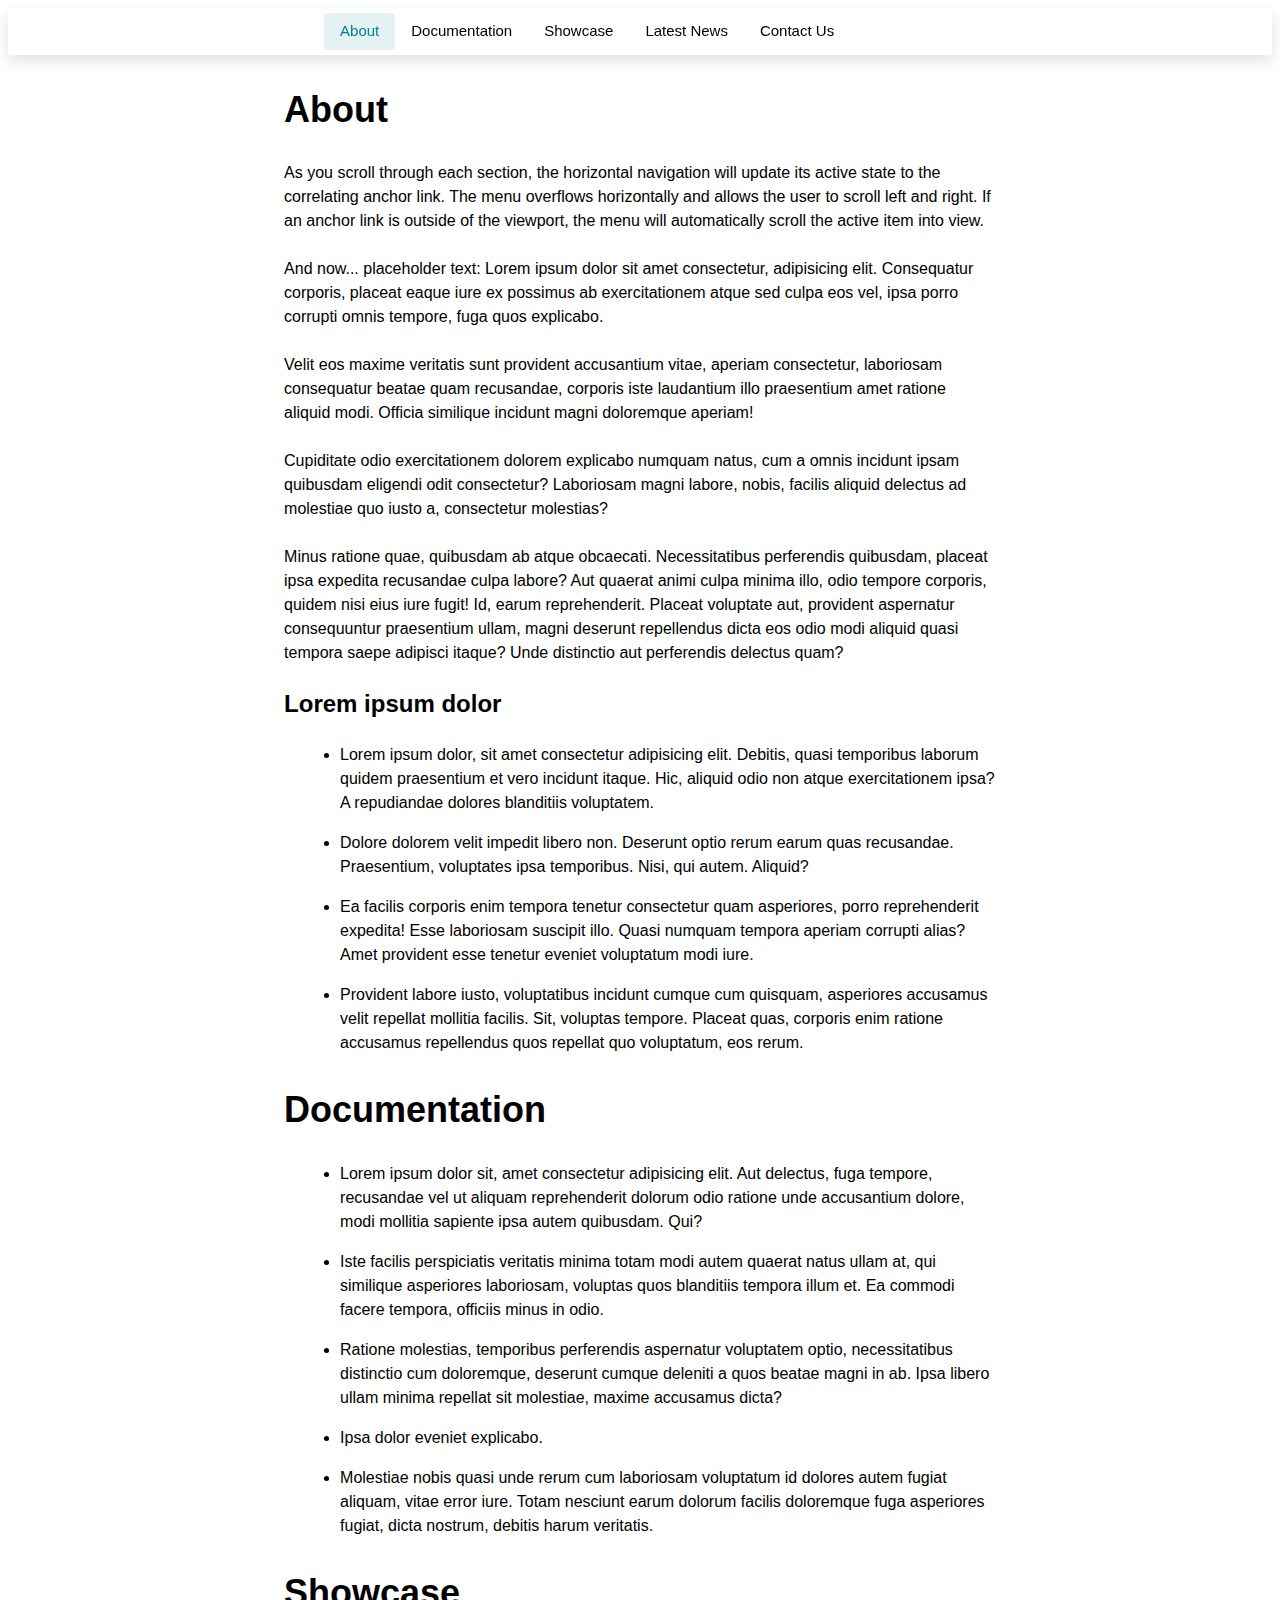
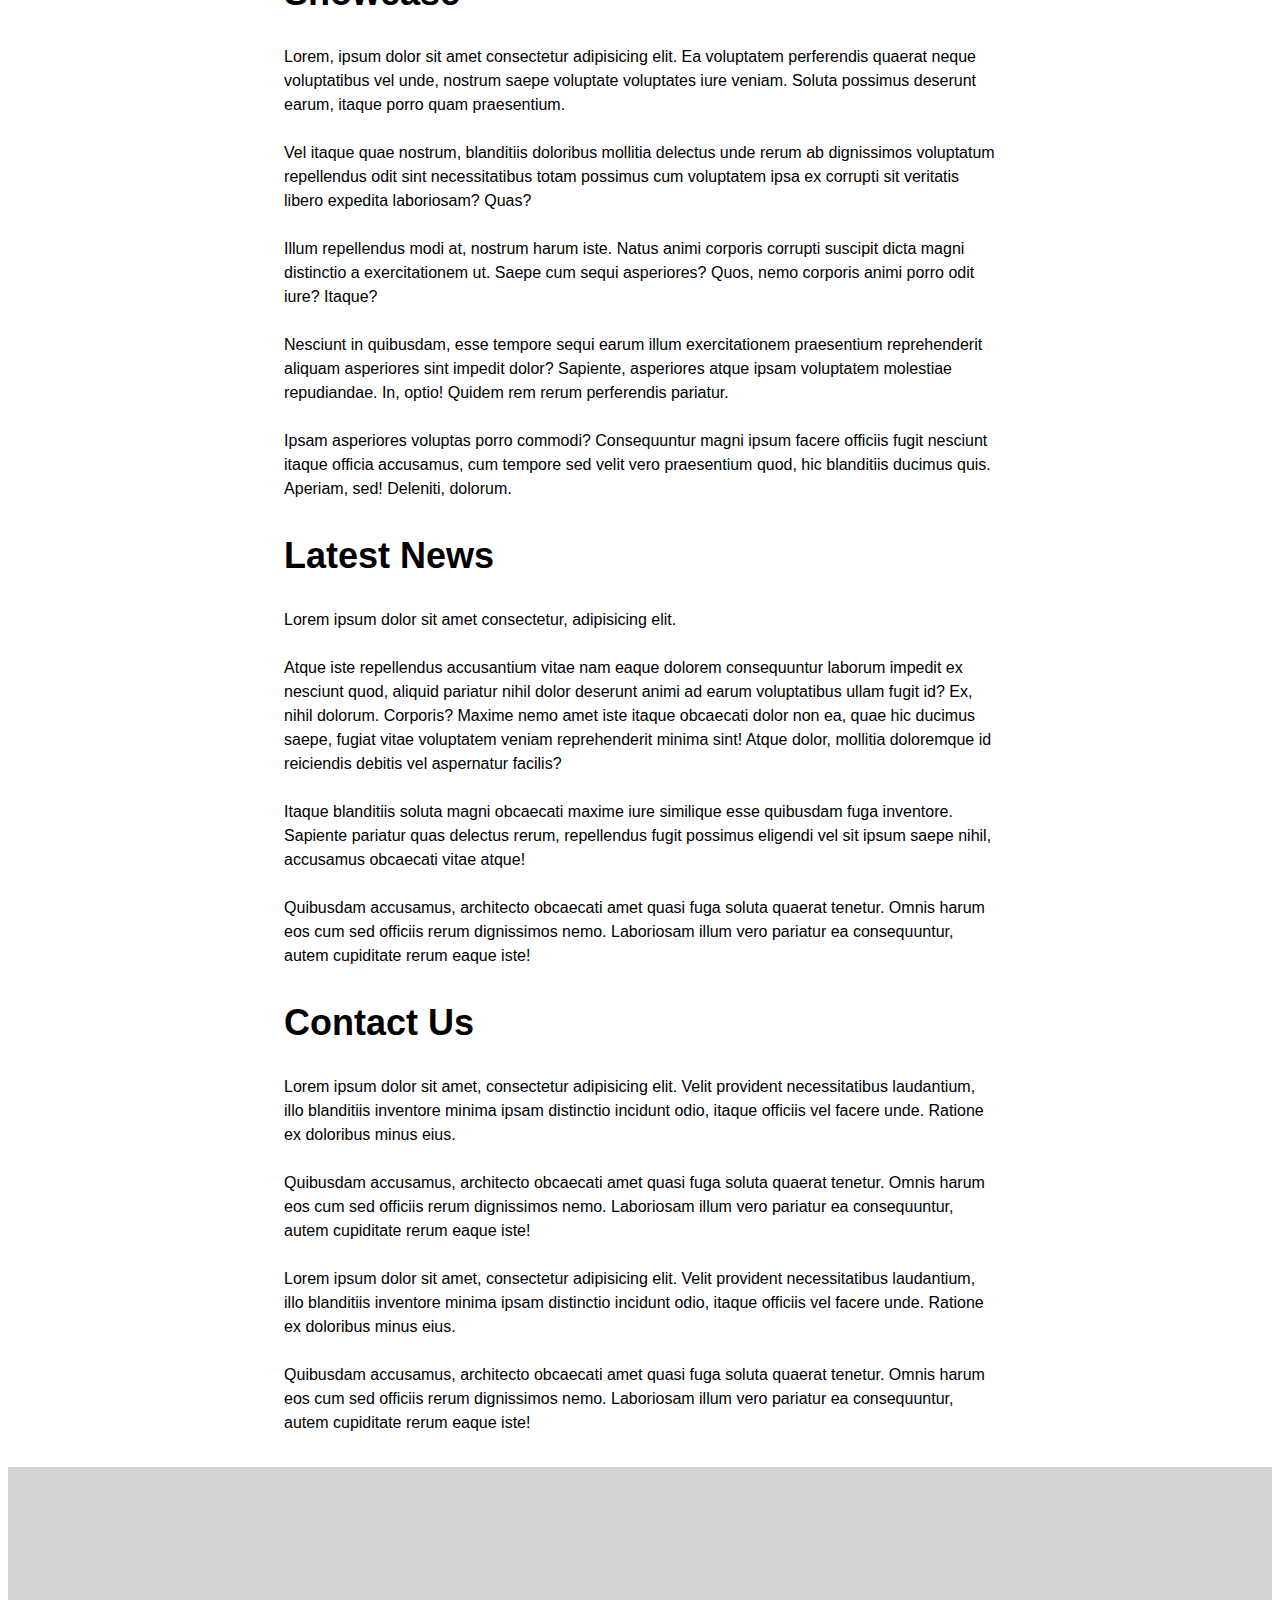
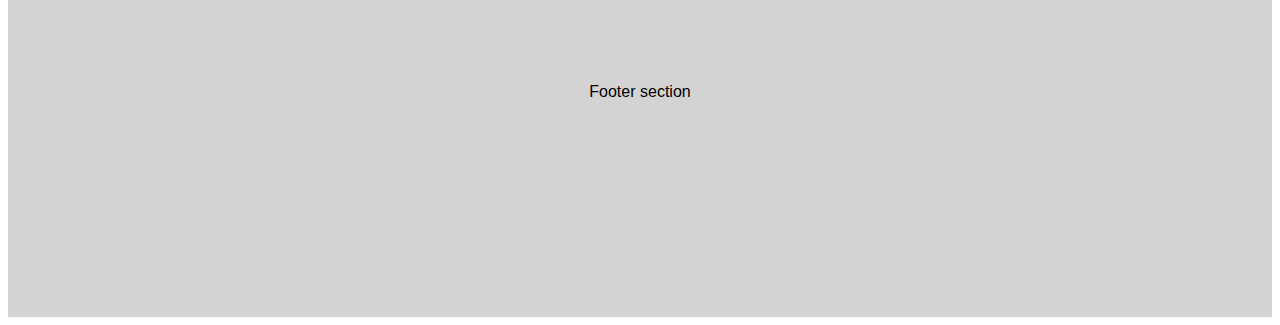
<file: Navigation/index.html>
<!DOCTYPE html>
<html lang="en">
  <head>
    <meta charset="UTF-8" />
    <meta name="viewport" content="width=device-width, initial-scale=1.0" />
    <title>Navigation</title>
    <link rel="stylesheet" href="./css/style.css" />
  </head>
  <body>
    <div id="version" class="version">
      <nav class="nav-sections">
        <ul class="menu">
          <li class="menu-item">
            <a class="menu-item-link active" href="#about">About</a>
          </li>
          <li class="menu-item">
            <a class="menu-item-link" href="#documentation">Documentation</a>
          </li>
          <li class="menu-item">
            <a class="menu-item-link" href="#showcase">Showcase</a>
          </li>
          <li class="menu-item">
            <a class="menu-item-link" href="#latest-news">Latest News</a>
          </li>
          <li class="menu-item">
            <a class="menu-item-link" href="#contact-us">Contact Us</a>
          </li>
          <div class="active-line"></div>
        </ul>
      </nav>

      <main id="main-content" class="page-sections">
        <section class="page-section">
          <h2 class="section-title" id="about">About</h2>
          <p>
            As you scroll through each section, the horizontal navigation will
            update its active state to the correlating anchor link. The menu
            overflows horizontally and allows the user to scroll left and right.
            If an anchor link is outside of the viewport, the menu will
            automatically scroll the active item into view.
          </p>
          <p>
            And now... placeholder text: Lorem ipsum dolor sit amet consectetur,
            adipisicing elit. Consequatur corporis, placeat eaque iure ex
            possimus ab exercitationem atque sed culpa eos vel, ipsa porro
            corrupti omnis tempore, fuga quos explicabo.
          </p>
          <p>
            Velit eos maxime veritatis sunt provident accusantium vitae, aperiam
            consectetur, laboriosam consequatur beatae quam recusandae, corporis
            iste laudantium illo praesentium amet ratione aliquid modi. Officia
            similique incidunt magni doloremque aperiam!
          </p>
          <p>
            Cupiditate odio exercitationem dolorem explicabo numquam natus, cum
            a omnis incidunt ipsam quibusdam eligendi odit consectetur?
            Laboriosam magni labore, nobis, facilis aliquid delectus ad
            molestiae quo iusto a, consectetur molestias?
          </p>
          <p>
            Minus ratione quae, quibusdam ab atque obcaecati. Necessitatibus
            perferendis quibusdam, placeat ipsa expedita recusandae culpa
            labore? Aut quaerat animi culpa minima illo, odio tempore corporis,
            quidem nisi eius iure fugit! Id, earum reprehenderit. Placeat
            voluptate aut, provident aspernatur consequuntur praesentium ullam,
            magni deserunt repellendus dicta eos odio modi aliquid quasi tempora
            saepe adipisci itaque? Unde distinctio aut perferendis delectus
            quam?
          </p>
          <h3>Lorem ipsum dolor</h3>
          <ul>
            <li>
              Lorem ipsum dolor, sit amet consectetur adipisicing elit. Debitis,
              quasi temporibus laborum quidem praesentium et vero incidunt
              itaque. Hic, aliquid odio non atque exercitationem ipsa? A
              repudiandae dolores blanditiis voluptatem.
            </li>
            <li>
              Dolore dolorem velit impedit libero non. Deserunt optio rerum
              earum quas recusandae. Praesentium, voluptates ipsa temporibus.
              Nisi, qui autem. Aliquid?
            </li>
            <li>
              Ea facilis corporis enim tempora tenetur consectetur quam
              asperiores, porro reprehenderit expedita! Esse laboriosam suscipit
              illo. Quasi numquam tempora aperiam corrupti alias? Amet provident
              esse tenetur eveniet voluptatum modi iure.
            </li>
            <li>
              Provident labore iusto, voluptatibus incidunt cumque cum quisquam,
              asperiores accusamus velit repellat mollitia facilis. Sit,
              voluptas tempore. Placeat quas, corporis enim ratione accusamus
              repellendus quos repellat quo voluptatum, eos rerum.
            </li>
          </ul>
        </section>
        <section class="page-section">
          <h2 class="section-title" id="documentation">Documentation</h2>
          <ul>
            <li>
              Lorem ipsum dolor sit, amet consectetur adipisicing elit. Aut
              delectus, fuga tempore, recusandae vel ut aliquam reprehenderit
              dolorum odio ratione unde accusantium dolore, modi mollitia
              sapiente ipsa autem quibusdam. Qui?
            </li>
            <li>
              Iste facilis perspiciatis veritatis minima totam modi autem
              quaerat natus ullam at, qui similique asperiores laboriosam,
              voluptas quos blanditiis tempora illum et. Ea commodi facere
              tempora, officiis minus in odio.
            </li>
            <li>
              Ratione molestias, temporibus perferendis aspernatur voluptatem
              optio, necessitatibus distinctio cum doloremque, deserunt cumque
              deleniti a quos beatae magni in ab. Ipsa libero ullam minima
              repellat sit molestiae, maxime accusamus dicta?
            </li>
            <li>Ipsa dolor eveniet explicabo.</li>
            <li>
              Molestiae nobis quasi unde rerum cum laboriosam voluptatum id
              dolores autem fugiat aliquam, vitae error iure. Totam nesciunt
              earum dolorum facilis doloremque fuga asperiores fugiat, dicta
              nostrum, debitis harum veritatis.
            </li>
          </ul>
        </section>
        <section class="page-section">
          <h2 class="section-title" id="showcase">Showcase</h2>
          <p>
            Lorem, ipsum dolor sit amet consectetur adipisicing elit. Ea
            voluptatem perferendis quaerat neque voluptatibus vel unde, nostrum
            saepe voluptate voluptates iure veniam. Soluta possimus deserunt
            earum, itaque porro quam praesentium.
          </p>
          <p>
            Vel itaque quae nostrum, blanditiis doloribus mollitia delectus unde
            rerum ab dignissimos voluptatum repellendus odit sint necessitatibus
            totam possimus cum voluptatem ipsa ex corrupti sit veritatis libero
            expedita laboriosam? Quas?
          </p>
          <p>
            Illum repellendus modi at, nostrum harum iste. Natus animi corporis
            corrupti suscipit dicta magni distinctio a exercitationem ut. Saepe
            cum sequi asperiores? Quos, nemo corporis animi porro odit iure?
            Itaque?
          </p>
          <p>
            Nesciunt in quibusdam, esse tempore sequi earum illum exercitationem
            praesentium reprehenderit aliquam asperiores sint impedit dolor?
            Sapiente, asperiores atque ipsam voluptatem molestiae repudiandae.
            In, optio! Quidem rem rerum perferendis pariatur.
          </p>
          <p>
            Ipsam asperiores voluptas porro commodi? Consequuntur magni ipsum
            facere officiis fugit nesciunt itaque officia accusamus, cum tempore
            sed velit vero praesentium quod, hic blanditiis ducimus quis.
            Aperiam, sed! Deleniti, dolorum.
          </p>
        </section>
        <section class="page-section">
          <h2 class="section-title" id="latest-news">Latest News</h2>
          <p>Lorem ipsum dolor sit amet consectetur, adipisicing elit.</p>
          <p>
            Atque iste repellendus accusantium vitae nam eaque dolorem
            consequuntur laborum impedit ex nesciunt quod, aliquid pariatur
            nihil dolor deserunt animi ad earum voluptatibus ullam fugit id? Ex,
            nihil dolorum. Corporis? Maxime nemo amet iste itaque obcaecati
            dolor non ea, quae hic ducimus saepe, fugiat vitae voluptatem veniam
            reprehenderit minima sint! Atque dolor, mollitia doloremque id
            reiciendis debitis vel aspernatur facilis?
          </p>
          <p>
            Itaque blanditiis soluta magni obcaecati maxime iure similique esse
            quibusdam fuga inventore. Sapiente pariatur quas delectus rerum,
            repellendus fugit possimus eligendi vel sit ipsum saepe nihil,
            accusamus obcaecati vitae atque!
          </p>
          <p>
            Quibusdam accusamus, architecto obcaecati amet quasi fuga soluta
            quaerat tenetur. Omnis harum eos cum sed officiis rerum dignissimos
            nemo. Laboriosam illum vero pariatur ea consequuntur, autem
            cupiditate rerum eaque iste!
          </p>
        </section>
        <section class="page-section">
          <h2 class="section-title" id="contact-us">Contact Us</h2>
          <p>
            Lorem ipsum dolor sit amet, consectetur adipisicing elit. Velit
            provident necessitatibus laudantium, illo blanditiis inventore
            minima ipsam distinctio incidunt odio, itaque officiis vel facere
            unde. Ratione ex doloribus minus eius.
          </p>
          <p>
            Quibusdam accusamus, architecto obcaecati amet quasi fuga soluta
            quaerat tenetur. Omnis harum eos cum sed officiis rerum dignissimos
            nemo. Laboriosam illum vero pariatur ea consequuntur, autem
            cupiditate rerum eaque iste!
          </p>
          <p>
            Lorem ipsum dolor sit amet, consectetur adipisicing elit. Velit
            provident necessitatibus laudantium, illo blanditiis inventore
            minima ipsam distinctio incidunt odio, itaque officiis vel facere
            unde. Ratione ex doloribus minus eius.
          </p>
          <p>
            Quibusdam accusamus, architecto obcaecati amet quasi fuga soluta
            quaerat tenetur. Omnis harum eos cum sed officiis rerum dignissimos
            nemo. Laboriosam illum vero pariatur ea consequuntur, autem
            cupiditate rerum eaque iste!
          </p>
        </section>
      </main>
      <footer class="placeholder-section">
        <p>Footer section</p>
      </footer>
    </div>

    <script src="./script/main.js"></script>
  </body>
</html>
</file>
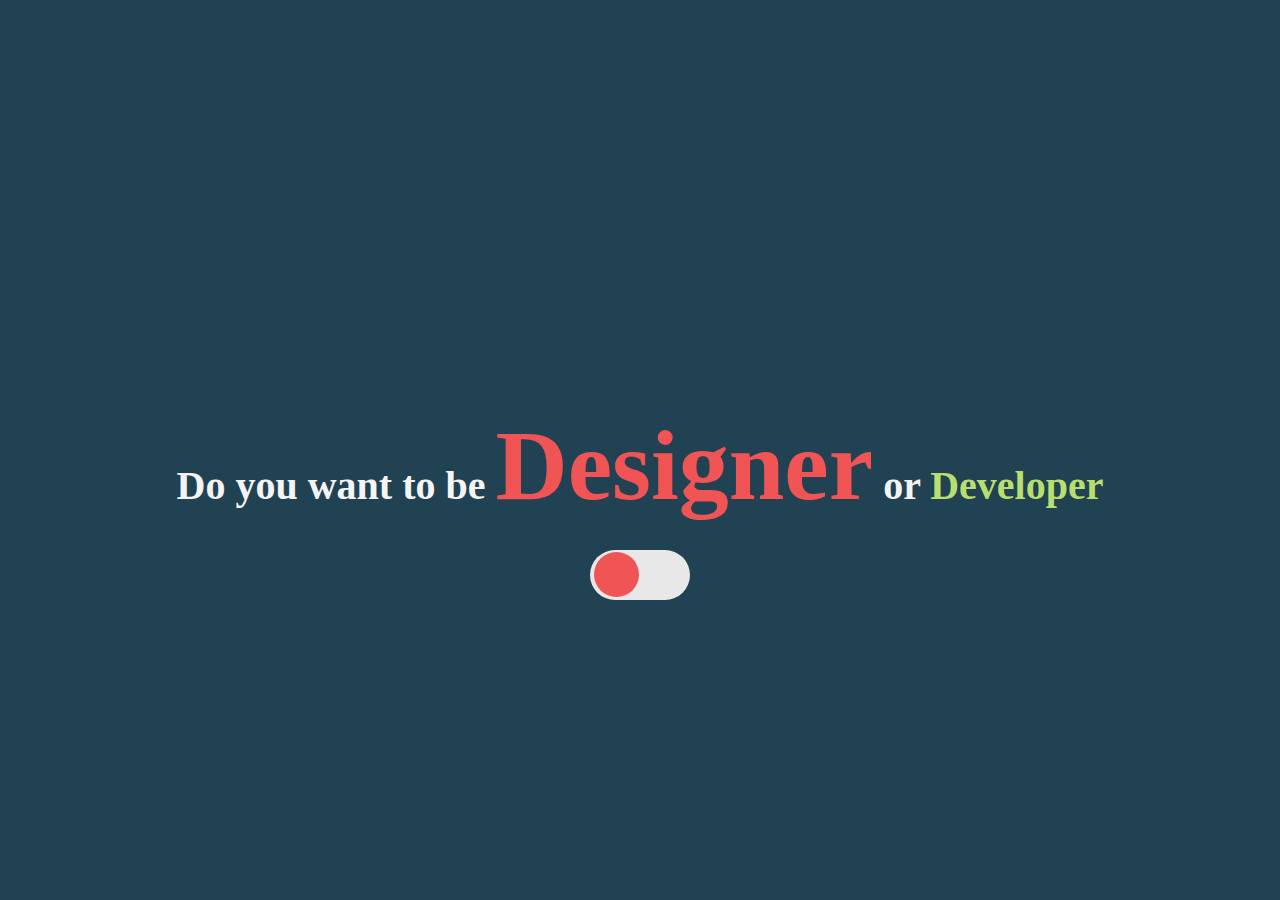
<file: Switch/index.html>
<!DOCTYPE html>
<html lang="en">
  <head>
    <meta charset="UTF-8" />
    <meta name="viewport" content="width=device-width, initial-scale=1.0" />
    <title>Switch Toggle Animation Effect using HTML CSS JS</title>

    <style>
      * {
        transition: all 0.3s ease-in-out;
      }

      body {
        display: flex;
        flex-direction: column;
        justify-content: center;
        align-items: center;
        background-color: #214252;
      }

      .text {
        color: #f4f4f4;
        margin-top: 10em;
        font-size: 40px;
      }

      .designer {
        color: #f05454;
      }

      .developer {
        color: #b8de6f;
      }

      .switch {
        width: 100px;
        height: 50px;
        display: flex;
        justify-content: flex-start;
        align-items: center;
        background: #e8e8e8;
        border-radius: 999px;
      }

      .active {
        font-size: 100px;
        transition: all 0.3s ease-in-out;
      }

      .ball {
        width: 45px;
        height: 45px;
        position: relative;
        left: 4px;
        border-radius: 50%;
        cursor: pointer;
        background-color: #f05454;
        transition: all 0.3s ease-in-out;
      }

      .ball--active {
        background-color: #b8de6f;
        transform: translateX(45px);
      }
    </style>
  </head>
  <body>
    <h1 class="text">
      Do you want to be <span class="designer active">Designer</span> or
      <span class="developer">Developer</span>
    </h1>
    <div class="switch">
      <span class="ball"></span>
    </div>

    <script>
      const developerText = document.querySelector(".developer");
      const designerText = document.querySelector(".designer");
      const ballElm = document.querySelector(".ball");
      const switchElm = document.querySelector(".switch");
      switchElm.addEventListener("click", () => {
        developerText.classList.toggle("active");
        designerText.classList.toggle("active");
        ballElm.classList.toggle("ball--active");
      });
    </script>
  </body>
</html>
</file>
<file: Commerse/css/style.css>
@import url("https://fonts.googleapis.com/css2?family=Open+Sans&display=swap");
.u-text-center {
  text-align: center;
}

*,
*:before,
*:after {
  content: "";
  margin: 0;
  padding: 0;
  box-sizing: inherit;
}

html {
  font-size: 62.5%;
  scroll-behavior: smooth;
}

body {
  box-sizing: border-box;
}

@keyframes moveInLeft {
  0% {
    opacity: 0;
    transform: translateX(100px);
  }
  80% {
    transform: translateX(-10px);
  }
  100% {
    opacity: 1;
    transform: translateX(0);
  }
}
@keyframes moveInRight {
  0% {
    opacity: 0;
    transform: translateX(-100px);
  }
  80% {
    transform: translateX(10px);
  }
  100% {
    opacity: 1;
    transform: translateX(0);
  }
}
@keyframes moveInbottom {
  0% {
    opacity: 0;
    transform: translateY(30px);
  }
  100% {
    opacity: 1;
    transform: translate(0);
  }
}
body {
  font-family: "Roboto", sans-serif;
  font-weight: 400;
  font-size: 1.6rem;
  line-height: 1.7rem;
}

.heading--primary {
  font-style: normal;
  font-weight: bold;
  font-size: 8.5rem;
  line-height: 9.5rem;
  color: #272d4e;
}

.heading--secondary {
  font-weight: bold;
  font-size: 5.5rem;
  line-height: 7rem;
  text-align: center;
  color: #272d4e;
}

.heading--title {
  font-weight: bold;
  font-size: 3.6rem;
  line-height: 7rem;
  color: #272d4e;
}

.link {
  font-weight: bold;
  font-size: 1.8rem;
  line-height: 2.5rem;
  color: #299ef3;
  cursor: pointer;
}
.link:hover {
  text-decoration: underline;
}

.description {
  font-size: 1.8rem;
  line-height: 2.5rem;
  color: #94a2b3;
}

.hero-section {
  position: relative;
  background: linear-gradient(180deg, #e5efff 0%, rgba(229, 239, 255, 0.262661) 83.7%, rgba(229, 239, 255, 0) 100%);
  padding-bottom: 35rem;
}

.marketplace-section {
  max-width: 192rem;
  margin: 0 auto;
  padding-bottom: 15rem;
  position: relative;
  top: -13rem;
}

.community-section {
  max-width: 192rem;
  margin: 0 auto;
  padding: 10rem 0;
  background-image: url("../img/background-2.png");
  background-repeat: no-repeat;
}

.develop-section {
  max-width: 192rem;
  margin: 0 auto;
  padding-bottom: 25rem;
  background: linear-gradient(180deg, rgba(236, 240, 253, 0) 0%, rgba(236, 240, 253, 0.53) 14.32%, #ecf0fd 45.83%, rgba(236, 240, 253, 0.43) 84.33%, rgba(236, 240, 253, 0) 100%);
}

.resources-section {
  max-width: 192rem;
  margin: 10rem auto 0;
}

.btn {
  display: inline-block;
  color: #ffffff;
  cursor: pointer;
}
.btn--primary {
  padding: 2.6rem 6.2rem;
  font-weight: 500;
  font-size: 1.8rem;
  line-height: 2.1rem;
  text-align: center;
  background: #5f37ef;
  border-radius: 60px;
}
.btn--secondary {
  padding: 2.2rem 2.6rem;
  color: #ffffff;
  font-weight: 500;
  font-size: 1.8rem;
  line-height: 2.1rem;
  text-align: center;
  background: #70c217;
  border-radius: 60px;
}
.btn:hover {
  transition: all 0.3s ease-in-out;
}
.btn:hover:hover {
  box-shadow: 0 10px 10px -8px rgba(0, 0, 0, 0.6);
  transform: translateY(-4px);
}

.hero-background-img {
  position: absolute;
  top: 0;
  right: 0;
  width: 100%;
  height: 100%;
  background-image: url("../img/background-1.png");
  background-repeat: no-repeat;
  background-position: top right;
  z-index: 0;
}

.hero {
  display: flex;
  max-width: 192rem;
  margin: 18.6rem auto 0;
  background-repeat: no-repeat;
  background-position-x: 95rem;
}
.hero__about {
  flex: 1;
  margin-left: 22rem;
  z-index: 5;
}
.hero__about__text div:first-child {
  max-width: 75rem;
  animation: moveInRight 1s ease-out;
}
.hero__about__text div:last-child {
  max-width: 70rem;
  margin-top: 2.9rem;
  animation: moveInLeft 1s ease-out;
}
.hero__about__action {
  display: block;
  margin-top: 5.1rem;
  animation: moveInbottom 1s ease-out;
}
.hero__about__action span:nth-child(2) {
  font-size: 1.8rem;
  line-height: 2.5rem;
  color: #94a2b3;
  margin: 0 0.5rem;
}
.hero__product {
  flex: 1;
  display: flex;
  background: #ffffff;
  border: 1px solid #e5efff;
  border-radius: 20px;
  box-sizing: border-box;
  position: relative;
  right: -10rem;
  z-index: 5;
}
.hero__product__img {
  position: relative;
  background: #fff;
  z-index: 2;
}
.hero__product__img img {
  position: absolute;
}
.hero__product__img img:first-child {
  right: -16rem;
  top: -13rem;
  z-index: 1;
}
.hero__product__img img:nth-child(2) {
  left: -8rem;
  top: 5rem;
  z-index: 1;
}
.hero__product__img img:nth-child(3) {
  left: 56rem;
  top: 13rem;
  z-index: 1;
}
.hero__product__img img:nth-child(4) {
  left: 4rem;
  top: 0rem;
  border-radius: 20px;
  z-index: 2;
}
.hero__product__img img:nth-child(5) {
  left: -3rem;
  top: -8rem;
  border-radius: 20px;
  z-index: 3;
}
.hero__product__img img:last-child {
  left: 9rem;
  top: 28rem;
  z-index: 5;
}
.hero__product__content {
  flex: 1;
  padding-left: 5rem;
  background: #fff;
}
.hero__product__title {
  margin-top: 40px;
}
.hero__product__title--left {
  margin-right: 0.8rem;
  font-weight: bold;
  font-size: 1.1rem;
  line-height: 1.5rem;
  color: #272d4e;
}
.hero__product__title--right {
  font-size: 1.1rem;
  line-height: 1.5rem;
  color: #94a2b3;
}
.hero__product__name {
  margin-top: 2.3rem;
  font-size: 3rem;
  line-height: 38px;
  color: #222222;
}
.hero__product__size {
  display: flex;
  list-style: none;
  margin-top: 4rem;
}
.hero__product__size li {
  transition: all 0.3s ease-in-out;
  padding: 0.8rem 1rem;
  background: #f6f6f6;
  font-size: 0.9rem;
  line-height: 1.1rem;
  text-align: center;
  color: #868686;
  border-radius: 0.5rem;
  cursor: pointer;
}
.hero__product__size li:hover {
  box-shadow: 0 10px 10px -8px rgba(0, 0, 0, 0.6);
  transform: translateY(-4px);
}
.hero__product__size li:not(:last-child) {
  margin-left: 1rem;
}
.hero__product__price-wrapper {
  display: flex;
  margin-top: 2.5rem;
}
.hero__product__price--new {
  font-weight: 500;
  font-size: 2.3rem;
  line-height: 2.8rem;
  color: #7854f7;
}
.hero__product__price--old {
  font-weight: 500;
  font-size: 1.3rem;
  line-height: 1.6rem;
  text-decoration-line: line-through;
  text-align: right;
  color: #868686;
}
.hero__product__amount {
  display: flex;
  flex-direction: row;
  justify-content: space-between;
  align-items: center;
  margin-left: 2.7rem;
  background: #f6f6f6;
  border-radius: 0.5rem;
}
.hero__product__amount div {
  padding: 1.3rem;
}
.hero__product__amount div:first-child, .hero__product__amount div:last-child {
  display: block;
  transition: all 0.3s ease-in-out;
  cursor: pointer;
}
.hero__product__amount div:first-child:hover, .hero__product__amount div:last-child:hover {
  box-shadow: 0 10px 10px -8px rgba(0, 0, 0, 0.6);
  transform: translateY(-4px);
}
.hero__product__action {
  margin-top: 4rem;
  padding: 1.6rem 6.6rem;
  background: #7854f7;
  border-radius: 0.5rem;
  display: flex;
  flex-direction: "row";
  justify-content: center;
  align-items: center;
}
.hero__product .img {
  position: absolute;
  z-index: 10;
}
.hero__product .img--1 {
  top: -14rem;
  right: 29rem;
  z-index: -1;
}
.hero__product .img--2 {
  top: 0rem;
  left: -13rem;
  z-index: -1;
}
.hero__product .img--3 {
  bottom: -25.7rem;
  right: 13.2rem;
  z-index: -1;
}
.hero__product .img--4 {
  top: -7.4rem;
  left: -8rem;
  border-radius: 2rem;
}
.hero__product .img--5 {
  bottom: -21.7rem;
  right: 27.2rem;
}
.hero__product .img--6 {
  bottom: -4rem;
  right: 21rem;
}
.hero__product .img--7 {
  bottom: 3rem;
  left: -3rem;
}
.hero__product .img--8 {
  top: -2rem;
  right: 42rem;
}

.marketplace > div:first-child {
  width: 45.7rem;
  margin: 0 auto;
}
.marketplace__card-wrapper {
  display: flex;
  justify-content: space-around;
  margin-left: 15rem;
}
.marketplace__card {
  position: relative;
}
.marketplace__card--2 {
  top: 5rem;
  left: -5rem;
}
.marketplace__card--3 {
  top: 10rem;
  left: -10rem;
}
.marketplace__card__img {
  border-radius: 20px;
  cursor: pointer;
}
.marketplace__card__img--1 {
  position: absolute;
  top: 5rem;
  left: -3rem;
}
.marketplace__card__img--2 {
  position: absolute;
  top: 8rem;
  left: -14rem;
}
.marketplace__card__img--3 {
  position: absolute;
  top: -4rem;
  left: 5rem;
}
.marketplace__card__img--4 {
  position: absolute;
  top: 2rem;
  left: 29rem;
}
.marketplace__card__img--5 {
  position: absolute;
  top: 12rem;
  left: 3rem;
}
.marketplace__card__img--6 {
  position: absolute;
  top: 16rem;
  left: 25rem;
}
.marketplace__card__img--7 {
  position: absolute;
  bottom: -2rem;
  left: -5rem;
}
.marketplace__card__img--8 {
  position: absolute;
  top: -12rem;
  right: 4rem;
}
.marketplace__card__img--9 {
  position: absolute;
  top: -6rem;
  left: 5rem;
}
.marketplace__card__img--10 {
  position: absolute;
  bottom: 22rem;
  left: 32rem;
}
.marketplace__card__content {
  margin-left: 5rem;
  width: 43rem;
}
.marketplace__card__content div:first-child {
  cursor: pointer;
}
.marketplace__card__content div:last-child {
  margin-top: 2.5rem;
}

.community {
  display: flex;
  flex-direction: column;
  justify-content: center;
  align-items: center;
}
.community__media {
  display: flex;
  position: relative;
}
.community__media--1 {
  margin-top: -10rem;
  margin-bottom: -8rem;
  left: -10rem;
}
.community__media--1 .community__media__body {
  margin-top: 15rem;
}
.community__media--2 {
  right: -10rem;
}
.community__media--2 .community__media__body {
  margin-top: 5rem;
}
.community__media__img {
  position: relative;
  top: -3rem;
  z-index: 10;
}
.community__media__img--right {
  order: 1;
}
.community__media__img--1 {
  position: absolute;
  top: 10rem;
  left: -5rem;
}
.community__media__img--2 {
  position: absolute;
  top: 20rem;
  left: -3rem;
  z-index: 5;
}
.community__media__img--3 {
  position: absolute;
  bottom: -20rem;
  left: -1rem;
}
.community__media__img--4 {
  position: absolute;
  top: -3rem;
  right: 30rem;
  z-index: 10;
}
.community__media__img--5 {
  position: absolute;
  top: -1rem;
  right: -7rem;
  z-index: 5;
}
.community__media__img--6 {
  position: absolute;
  top: 20rem;
  right: -15rem;
}
.community__media__body {
  width: 48rem;
  margin-left: 7rem;
}
.community__media__body > div:first-child {
  font-weight: bold;
  font-size: 3.6rem;
  line-height: 4.6rem;
  color: #ffffff;
}
.community__media__body > div:nth-child(2) {
  margin-top: 1.3rem;
  font-size: 1.8rem;
  line-height: 3rem;
  color: #ffffff;
}
.community__media__body > div:last-child {
  margin-top: 4rem;
}

.develop {
  display: flex;
  flex-direction: column;
  justify-content: center;
  align-items: center;
  position: relative;
}
.develop > div:first-child {
  width: 60rem;
}
.develop__content {
  width: 74rem;
  height: 31rem;
  margin-top: 10rem;
  padding: 5rem;
  background: #ffffff;
  box-shadow: 0 1.8rem 5.2rem rgba(215, 228, 249, 0.5);
  border-radius: 2rem;
  color: #94a2b3;
  font-size: 2.67rem;
  line-height: 3.9rem;
  text-align: center;
  position: relative;
  z-index: 10;
}
.develop__content:before, .develop__content:after {
  content: "";
  background: #fff;
  border-bottom-left-radius: 2rem;
  border-bottom-right-radius: 2rem;
  box-shadow: 0 1.8rem 5.2rem rgba(215, 228, 249, 0.5);
  position: absolute;
  z-index: -10;
}
.develop__content:before {
  width: 70rem;
  height: 3rem;
  bottom: -3rem;
  left: 2rem;
}
.develop__content:after {
  width: 64rem;
  height: 3rem;
  bottom: -6rem;
  left: 6rem;
}
.develop__img {
  position: absolute;
}
.develop__img--1 {
  top: 5rem;
  left: 29rem;
}
.develop__img--2 {
  top: 30rem;
  left: 8rem;
}
.develop__img--3 {
  top: 63rem;
  left: 33rem;
}
.develop__img--4 {
  top: 4rem;
  right: 33rem;
}
.develop__img--5 {
  top: 26rem;
  right: 11rem;
}
.develop__img--6 {
  top: 65rem;
  right: 33rem;
}
.develop__img--7 {
  top: 47rem;
  left: 49rem;
}
.develop__img--8 {
  top: 28rem;
  left: 100rem;
}

.resurces {
  display: flex;
  flex-direction: column;
  justify-content: center;
  align-items: center;
  position: relative;
  z-index: 5;
}
.resurces > div:nth-child(2) {
  margin-top: 3rem;
  width: 66rem;
  text-align: center;
}
.resurces > img:first-child {
  margin-top: -2rem;
  z-index: 5;
}
.resurces__about {
  width: 100%;
  display: flex;
  flex-direction: "row";
  justify-content: center;
  align-items: center;
  padding: 7.8rem 0;
  background: #5f37ef;
  z-index: 5;
}
.resurces__about > div:first-child {
  width: 85rem;
  font-size: 3.6rem;
  line-height: 5.2rem;
  color: #ffffff;
}
.resurces__about > div:last-child {
  border: 2px solid #ffffff;
  box-sizing: border-box;
  padding: 2.6rem 4.6rem;
  margin-left: 10rem;
  border-radius: 60px;
  font-weight: bold;
  font-size: 1.8rem;
  line-height: 2.1rem;
  text-align: center;
  color: #ffffff;
  cursor: pointer;
}
.resurces__img {
  position: absolute;
  z-index: -1;
}
.resurces__img--1 {
  top: 22rem;
  left: 14rem;
}
.resurces__img--2 {
  top: 33rem;
  left: 21rem;
}
.resurces__img--3 {
  top: 16rem;
  right: 23rem;
}
.resurces__img--4 {
  bottom: 12rem;
  left: 4rem;
}
.resurces__img--5 {
  bottom: 24rem;
  right: 11rem;
}

#backToTop {
  position: fixed;
  bottom: 5rem;
  right: -10rem;
  width: 6rem;
  height: 6rem;
  display: flex;
  justify-content: center;
  align-items: center;
  border-radius: 1rem;
  background-color: #ffe05d;
  cursor: pointer;
  transition: all 0.3s ease-in;
  z-index: 1000;
}
#backToTop span {
  width: 0.5rem;
  height: 3rem;
  background: #f1f6f9;
  position: relative;
}
#backToTop span:before, #backToTop span:after {
  content: "";
  position: absolute;
  width: 0.4rem;
  height: 1.5rem;
  background: #f1f6f9;
}
#backToTop span::before {
  top: 0;
  left: 0.6rem;
  transform: rotate(-30deg);
}
#backToTop span::after {
  top: 0;
  right: 0.6rem;
  transform: rotate(30deg);
}

.header {
  display: flex;
  align-items: center;
  max-width: 181rem;
  margin: 0 auto;
  padding: 3.7rem 5.5rem;
}
.header .logo {
  width: 16.9rem;
  z-index: 5;
  cursor: pointer;
}
.header .nav-section {
  margin-left: 14.4rem;
  z-index: 5;
}
.header .nav-section .nav {
  display: flex;
  margin: 0 -1.9rem;
}
.header .nav-section .nav__item {
  margin: 0 1.9rem;
  list-style: none;
}
.header .nav-section .nav__item--link {
  color: #272d4e;
  text-decoration: none;
  font-size: 1.8rem;
  line-height: 2.1rem;
  font-weight: 500;
  transition: all 0.3s ease-in-out;
}
.header .nav-section .nav__item--link:hover {
  color: #7854f7;
}
.header .auth {
  flex: 1;
  display: flex;
  justify-content: flex-end;
  align-items: center;
  z-index: 5;
}
.header .auth .login {
  margin-right: 5.2rem;
  font-weight: 500;
  font-size: 1.8rem;
  line-height: 2.1rem;
  cursor: pointer;
  transition: all 0.3s ease-in-out;
}
.header .auth .login:hover {
  color: #7854f7;
}
.header .auth .get-started {
  margin-right: 3rem;
  padding: 1.3rem 1.4rem;
  background: #7854f7;
  border-radius: 5px;
  display: flex;
  flex-direction: "row";
  justify-content: center;
  align-items: center;
  font-weight: 500;
  font-size: 1.8rem;
  line-height: 2.1rem;
  color: #ffffff;
  cursor: pointer;
  transition: all 0.3s ease-in-out;
}
.header .auth .get-started:hover {
  box-shadow: 0 10px 10px -8px rgba(0, 0, 0, 0.6);
  transform: translateY(-4px);
}
.header .auth .search {
  cursor: pointer;
}

.footer {
  max-width: 192rem;
  margin: 0 auto;
}
.footer__summary {
  display: flex;
  flex-direction: column;
  justify-content: center;
  align-items: center;
  padding: 4.5rem 2rem;
  background: #7854f7;
}
.footer__summary > div:first-child {
  width: 100%;
  display: flex;
  justify-content: space-around;
}
.footer__summary > div:first-child > div {
  display: flex;
  flex-direction: "row";
  justify-content: center;
  align-items: center;
}
.footer__summary > div:first-child > div span {
  font-size: 2rem;
  line-height: 5.2rem;
  color: #ffffff;
  margin-left: 1.5rem;
}
.footer__summary > img {
  margin-top: 12rem;
}
.footer__summary .divide {
  width: 80%;
  height: 0.5px;
  margin-top: 6rem;
  background-color: #9a7dff;
}
.footer__summary__nav-wrapper {
  width: 100%;
  margin-top: 3.4rem;
  display: flex;
  justify-content: space-around;
}
.footer__summary__nav > div:first-child {
  font-weight: bold;
  font-size: 1.4rem;
  line-height: 5.2rem;
  text-transform: uppercase;
  color: #ffffff;
}
.footer__summary__nav > div:not(:first-child) {
  font-size: 1.2rem;
  line-height: 2.2rem;
  color: #ffffff;
}
.footer__contact {
  display: flex;
  justify-content: space-between;
  padding: 2rem 0;
  background-color: #fff;
}
.footer__contact__social img:not(:first-child) {
  margin-left: 5rem;
}
.footer__contact > div:nth-child(2) span {
  text-decoration: underline;
}

/*# sourceMappingURL=style.css.map */
</file>
<file: Input/css/style.css>
body {
  background-color: #ffd8d8;
}

.himalaya-singh {
  display: block;
  width: 550px;
  margin: 100px auto;
  padding: 35px;
  background-color: #ff7575;
  box-shadow: 0 10px 40px #ff7c7c, 0 0 0 20px #ffffffeb;
  border-radius: 20px;
}
.himalaya-singh form {
  display: flex;
  justify-content: center;
  align-items: center;
}
.himalaya-singh form input,
.himalaya-singh form button {
  padding: 0;
  margin: 0;
  border: 0;
  color: #fff;
  font-size: 60px;
  background-color: transparent;
  outline: none;
}
.himalaya-singh form input[type=text] {
  width: 100%;
  height: 96px;
}
.himalaya-singh form input[type=text]::placeholder {
  color: #e16868;
}
.himalaya-singh form button {
  position: relative;
  display: block;
  width: 84px;
  height: 96px;
  cursor: pointer;
}
.himalaya-singh .btn__circle {
  width: 43px;
  height: 43px;
  border-width: 15px;
  border: 15px solid #fff;
  background-color: transparent;
  border-radius: 50%;
  transition: 0.5s ease all;
}
.himalaya-singh .btn__span {
  position: absolute;
  top: 75px;
  left: 43px;
  display: block;
  width: 45px;
  height: 15px;
  background-color: transparent;
  border-radius: 10px;
  transform: rotateZ(52deg);
  transition: 0.5s ease all;
}
.himalaya-singh .btn__span::after, .himalaya-singh .btn__span::before {
  content: "";
  position: absolute;
  bottom: 0;
  right: 0;
  width: 45px;
  height: 15px;
  border-radius: 10px;
  transform: rotateZ(0);
  transition: 0.5s ease all;
  background-color: #fff;
}
.himalaya-singh .btn:hover .btn__circle {
  width: 67px;
  height: 15px;
  border-width: 0;
  background-color: #fff;
  border-radius: 20px;
}
.himalaya-singh .btn:hover .btn__span {
  top: 50%;
  left: 56px;
  width: 25px;
  margin-top: -9px;
  transform: rotateZ(0);
}
.himalaya-singh .btn:hover .btn__span:before,
.himalaya-singh .btn:hover .btn__span:after {
  right: -6px;
  width: 40px;
  background-color: #fff;
}
.himalaya-singh .btn:hover .btn__span:before {
  bottom: 11px;
  transform: rotateZ(52deg);
}
.himalaya-singh .btn:hover .btn__span:after {
  bottom: -11px;
  transform: rotateZ(-52deg);
}

/*# sourceMappingURL=style.css.map */
</file>
<file: LaslesVPN/css/style.css>
@import url("https://fonts.googleapis.com/css2?family=Rubik:ital,wght@0,300;0,400;0,500;0,600;0,700;0,800;0,900;1,300;1,400;1,500;1,600;1,700;1,800;1,900&display=swap");
.u-text-center {
  text-align: center;
}

*,
*:before,
*:after {
  content: "";
  margin: 0;
  padding: 0;
  box-sizing: inherit;
}

html {
  font-size: 62.5%;
}

body {
  box-sizing: border-box;
}

body {
  font-family: "Rubik", sans-serif;
  font-weight: 400;
  font-size: 1.6rem;
  line-height: 1.7rem;
}

.heading-primary {
  font-size: 5rem;
  line-height: 7rem;
  font-weight: 500;
  color: #0b132a;
}

.heading-secondary {
  font-size: 3.5rem;
  line-height: 5rem;
  font-weight: 500;
  color: #0b132a;
}

.description {
  margin-top: 2rem;
  margin-bottom: 5rem;
  font-size: 1.6rem;
  line-height: 3rem;
  color: #4f5665;
}

.begin {
  display: flex;
}
.begin__content {
  flex: 1;
}
.begin__img-box {
  flex: 1;
}

.btn--primary {
  display: inline-block;
  padding: 1.75rem 7.75rem;
  background-color: #fff;
  color: #f53838;
  border: 1px solid #f53838;
  border-radius: 1.8rem;
  transition: all 0.3s ease-in;
  cursor: pointer;
}
.btn--primary:hover {
  background-color: #f53838;
  color: #fff;
  box-shadow: 0px 15px 40px rgba(245, 56, 56, 0.35);
}
.btn--secondary {
  display: inline-block;
  padding: 1.3rem 6.3rem;
  background-color: #fff;
  color: #f53838;
  border: 1px solid #f53838;
  border-radius: 5rem;
  transition: all 0.3s ease-in;
  cursor: pointer;
}
.btn--secondary:hover {
  background-color: #f53838;
  color: #fff;
  box-shadow: 0px 15px 40px rgba(245, 56, 56, 0.35);
}

.statistical {
  margin-top: 10rem;
  margin-bottom: 10rem;
  padding: 3.7rem 0;
  display: flex;
  justify-content: space-between;
  align-items: center;
  box-shadow: 0 10px 100px -60px rgba(0, 0, 0, 0.5);
}
.statistical__section {
  flex: 1;
  display: flex;
  flex-direction: "row";
  justify-content: center;
  align-items: center;
}
.statistical__section:not(:last-child) {
  border-right: 2px solid #eeeff2;
}
.statistical__img {
  width: 5.5rem;
  margin-right: 3.65rem;
}
.statistical__text--strong {
  font-size: 2.5rem;
  line-height: 3rem;
  font-weight: bold;
  color: #0b132a;
}
.statistical__text--gray {
  margin-bottom: 5rem;
  font-size: 2rem;
  line-height: 3rem;
  color: #4f5665;
}

.features {
  display: flex;
  justify-content: space-between;
}
.features__thumb {
  margin-right: 170px;
}
.features__content {
  flex: 1;
}
.features__item {
  display: flex;
  flex-direction: "row";
  justify-content: center;
  align-items: center;
  margin-top: 2rem;
}
.features__item img {
  margin-right: 1rem;
}
.features__item div {
  flex: 1;
}

.plan-wrapper {
  margin: 0 auto;
  display: flex;
  justify-content: space-around;
  max-width: 110rem;
  height: 76rem;
}

.plan-box {
  display: flex;
  flex-direction: column;
  align-items: center;
  padding: 6rem;
  background: #ffffff;
  border: 2px solid #dddddd;
  border-radius: 10px;
  transition: all 0.3s ease-out;
}
.plan-box__name {
  margin-top: 3rem;
  font-size: 1.8rem;
  font-weight: 500;
  line-height: 3rem;
  color: #0b132a;
}
.plan-box__list {
  margin-top: 3rem;
  margin-bottom: 3rem;
}
.plan-box__list__item {
  display: flex;
  flex-direction: "row";
  justify-content: center;
  align-items: center;
}
.plan-box__list__item:not(:first-child) {
  margin-top: 1rem;
}
.plan-box__list__item img {
  margin-right: 2rem;
}
.plan-box__list__item span {
  flex: 1;
  font-size: 1.4rem;
  line-height: 3rem;
  color: #4f5665;
}
.plan-box__tail {
  flex: 1;
  display: flex;
  flex-direction: column;
  justify-content: flex-end;
}
.plan-box__price {
  text-align: center;
  margin-bottom: 2rem;
}
.plan-box__price--strong {
  font-size: 2.5rem;
  line-height: 3rem;
  font-weight: 500;
}
.plan-box__price--gray {
  font-size: 2.5rem;
  line-height: 3rem;
}
.plan-box:hover {
  border-color: #f53838;
}

.partner {
  max-width: 111.5rem;
  margin: 0 auto;
  display: flex;
  flex-direction: "row";
  justify-content: center;
  align-items: center;
}
.partner img {
  margin-top: 0 !important;
}

.evaluate {
  display: flex;
  flex-direction: column;
  align-items: center;
}
.evaluate__title {
  max-width: 55.5rem;
}
.evaluate__content {
  width: 100%;
  display: flex;
  justify-content: space-between;
}
.evaluate__card {
  padding: 3rem;
  width: 40rem;
  border: 2px solid #dddddd;
  box-sizing: border-box;
  border-radius: 10px;
}
.evaluate__card header {
  display: flex;
  justify-content: center;
  align-items: center;
}
.evaluate__card header img {
  margin-right: 2rem;
}
.evaluate__card__info div:first-child {
  font-size: 1.6rem;
  color: #0b132a;
}
.evaluate__card__info div:last-child {
  font-size: 1.4rem;
  color: #4f5665;
}
.evaluate__card__star {
  flex: 1;
  display: flex;
  justify-content: flex-end;
  align-items: center;
}
.evaluate__card__star img {
  margin-bottom: 0.5rem;
}
.evaluate__card__star span {
  margin-right: 1rem;
}
.evaluate__card p {
  margin-top: 1rem;
  font-size: 1.6rem;
  line-height: 3rem;
  color: #0b132a;
}
.evaluate__tail {
  width: 100%;
  padding: 0 15rem;
  margin-top: 6rem;
  display: flex;
  justify-content: space-around;
  align-items: center;
}
.evaluate__dots {
  flex: 1;
  display: flex;
}
.evaluate__dot {
  width: 1.5rem;
  height: 1.5rem;
  margin-right: 1.5rem;
  border-radius: 0.75rem;
  background: #dde0e4;
}
.evaluate__arrow-wrapper {
  display: flex;
}
.evaluate__arrow {
  width: 6rem;
  height: 6rem;
  border-radius: 3rem;
  display: flex;
  justify-content: center;
  align-items: center;
  cursor: pointer;
}
.evaluate__arrow--left {
  border: 1px solid #f53838;
  margin-right: 2rem;
}
.evaluate__arrow--right {
  background: #f53838;
}

.subcribe {
  width: 114.4rem;
  display: flex;
  justify-content: space-around;
  align-items: center;
  padding: 5rem 7rem;
  position: relative;
  bottom: -15rem;
  margin: 0 auto;
  background: #ffffff;
  border-radius: 10px;
  box-shadow: 0 10px 100px -60px rgba(0, 0, 0, 0.5);
}
.subcribe__title {
  max-width: 37.1rem;
}
.subcribe__title + div {
  flex: 1;
  display: flex;
  justify-content: flex-end;
}

.row {
  margin: 0 auto;
}
.row::after {
  content: "";
  display: table;
  clear: both;
}
.row:not(:last-child) {
  margin-bottom: 8rem;
}
.row [class^=col-] {
  float: left;
}
.row [class^=col-]:not(:last-child) {
  margin-right: 6rem;
}
.row .col-1-of-2 {
  width: calc((100% - 6rem) / 2);
}
.row .col-1-of-3 {
  width: calc((100% - 2 *6rem) / 3);
}
.row .col-2-of-3 {
  width: calc( 2 * ((100% - 2 *6rem) / 3) + 6rem );
}
.row .col-1-of-4 {
  width: calc((100% - 3 *6rem) / 4);
}
.row .col-2-of-4 {
  width: calc( 2 * ((100% - 3 *6rem) / 4) + 6rem );
}
.row .col-3-of-4 {
  width: calc( 3 * ((100% - 3 *6rem) / 4) + 2 *6rem );
}

.header {
  width: 100%;
  display: inline-block;
  margin: 0 auto;
  padding-top: 5rem;
  display: flex;
  justify-content: space-between;
  align-items: center;
  background-color: #fff;
}
.header__logo-box {
  display: flex;
  flex-direction: "row";
  justify-content: center;
  align-items: center;
  cursor: pointer;
}
.header__logo {
  width: 3.5rem;
  margin-right: 1rem;
}
.header__brand {
  font-size: 2rem;
  line-height: 2.4rem;
  font-weight: 500;
}
.header .nav-bar {
  display: flex;
}
.header .nav-item {
  list-style: none;
  margin: 0 2rem;
}
.header .nav-item__link {
  display: inline-block;
  font-size: 1.6rem;
  text-decoration: none;
  color: #4f5665;
  transition: color 0.3s ease-in-out;
}
.header .nav-item__link:hover {
  color: #f53838;
}
.header__authen {
  display: flex;
  flex-direction: "row";
  justify-content: center;
  align-items: center;
}
.header__authen--login {
  text-decoration: none;
  color: #0b132a;
  font-weight: 500;
  margin-right: 2rem;
}
.header__authen--register {
  padding: 1.3rem 4.5rem;
  border: 1px solid #f53838;
  border-radius: 5rem;
  color: #f53838;
  font-weight: 500;
  transition: all 0.3s ease-in;
  cursor: pointer;
}
.header__authen--register:hover {
  background-color: #f53838;
  color: #fff;
  box-shadow: 0px 15px 40px rgba(245, 56, 56, 0.35);
}

.footer {
  display: flex;
  padding: 20rem 15rem;
  max-width: 120rem;
  margin: 0 auto;
  background: #f8f8f8;
}
.footer__info {
  flex: 3;
}
.footer__info__logo {
  display: flex;
  align-items: center;
}
.footer__info__logo img {
  margin-right: 1rem;
}
.footer__info summary {
  width: 34rem;
  margin-top: 2rem;
  font-weight: 500;
  font-size: 1.6rem;
  line-height: 3rem;
  color: #4f5665;
}
.footer__info__social {
  margin-top: 3rem;
}
.footer__info__social img {
  width: 33.6px;
}
.footer__info address {
  font-size: 1.6rem;
  line-height: 3rem;
  text-align: center;
  color: #afb5c0;
  text-align: left;
}
.footer__list {
  flex: 1;
}
.footer__list div {
  font-size: 16px;
  line-height: 30px;
  color: #4f5665;
}
.footer__list div:first-child {
  font-weight: 500;
  font-size: 1.8rem;
  line-height: 3rem;
  color: #0b132a;
}
.footer__list div:not(:first-child) {
  margin-top: 1rem;
}

.intro-section {
  max-width: 120rem;
  margin: 10rem auto 0;
}

.features-section {
  max-width: 110rem;
  margin: 10rem auto 10rem;
}

.plan-section {
  margin: 0 auto;
  max-width: 120rem;
  padding: 80px 0;
  background-color: #f6f6f6;
}

.network-section {
  max-width: 120rem;
  margin: 0 auto;
  padding: 80px 0 0;
  background-color: #fff;
}
.network-section__title {
  width: 55.5rem;
  margin: 0 auto;
  padding: 0 5rem;
  box-sizing: border-box;
}
.network-section img {
  display: block;
  margin: 15.5rem auto 0;
}

.evaluate-section {
  max-width: 120rem;
  margin: 0 auto;
  background-color: #fff;
  padding: 80px 0 0;
}

/*# sourceMappingURL=style.css.map */
</file>
<file: Navigation/css/style.css>
:root {
  --space: 1rem;
  --border: 4px;
  --page-width: 80ch;
  --font-family: "Airbnb Cereal", sans-serif;
  --color-link: black;
  --color-active: #00848a;
  --ease: cubic-bezier(0.23, 1, 0.32, 1);
  --duration: 350ms;
  --section-offset: 0;
}

* {
  box-sizing: border-box;
}

html {
  --scroll-behavior: smooth;
  scroll-behavior: var(--scroll-behavior);
}
@media (prefers-reduced-motion: reduce) {
  html {
    --scroll-behavior: auto;
  }
}

body {
  font-family: var(--font-family);
  line-height: 1.5;
}

h1,
h2,
h3 {
  font-weight: bold;
  line-height: 1.25;
}

h1 {
  font-size: 2.75rem;
}

h2 {
  font-size: 2.25rem;
}

h3 {
  font-size: 1.5rem;
}

ul:not(.menu) {
  list-style-type: disc;
  margin-left: var(--space);
}
ul:not(.menu) > li + li {
  margin-top: var(--space);
}

.nav-sections {
  position: sticky;
  top: 0;
  width: 100%;
  background-color: white;
  box-shadow: 0px 6px 16px rgba(0, 0, 0, 0.12);
  z-index: 100;
}
.nav-sections .menu {
  position: relative;
  list-style: none;
  display: flex;
  flex-wrap: nowrap;
  overflow: scroll;
  overscroll-behavior: none;
  scrollbar-width: none;
  -ms-overflow-style: none;
  margin: 0 auto;
  max-width: var(--page-width);
  transform: translateZ(0);
  transition: transform var(--ease) var(--duration);
}
.nav-sections .menu::-webkit-scrollbar {
  display: none;
}
.nav-sections .menu-item-link {
  display: block;
  padding: 12px 16px;
  font-size: 15px;
  text-decoration: none;
  white-space: nowrap;
  color: var(--color-link);
  transition: color var(--ease) var(--duration);
}
.nav-sections .menu-item-link.active {
  color: var(--color-active);
}

.menu-item:first-of-type .menu-item-link {
  margin-left: 0;
}

.active-line {
  position: absolute;
  bottom: 10%;
  left: 0;
  height: 80%;
  border-radius: 4px;
  background-color: var(--color-active);
  opacity: 10%;
  transition: width var(--ease) var(--duration), transform var(--ease) var(--duration);
}

.placeholder-section {
  display: flex;
  align-items: center;
  justify-content: center;
  text-align: center;
  height: 50vh;
  background-color: lightgray;
}

.page-sections {
  margin: 0 auto;
  max-width: var(--page-width);
}

.page-section {
  margin: calc(var(--space) * 2) 0;
}
.page-section > * + * {
  margin-top: calc(var(--space) * 1.5);
}

.section-title {
  outline: none;
}
.section-title:before {
  content: "";
  display: block;
  visibility: hidden;
  pointer-events: none;
  margin-top: calc(var(--section-offset) * -1px);
  height: calc(var(--section-offset) * 1px);
}

.buttons {
  padding: var(--space) 0 calc(var(--space) * 2) 0;
}

.btn {
  font: var(--font-family);
  font-size: 12px;
  margin-right: 4px;
  background: transparent;
  border: 1px solid black;
  border-radius: 100px;
  padding: 8px 12px;
}
.btn:focus {
  outline: 0;
}
.btn:active {
  background: #efefef;
}
.btn.on {
  background: black;
  color: white;
}

/*# sourceMappingURL=style.css.map */
</file>
